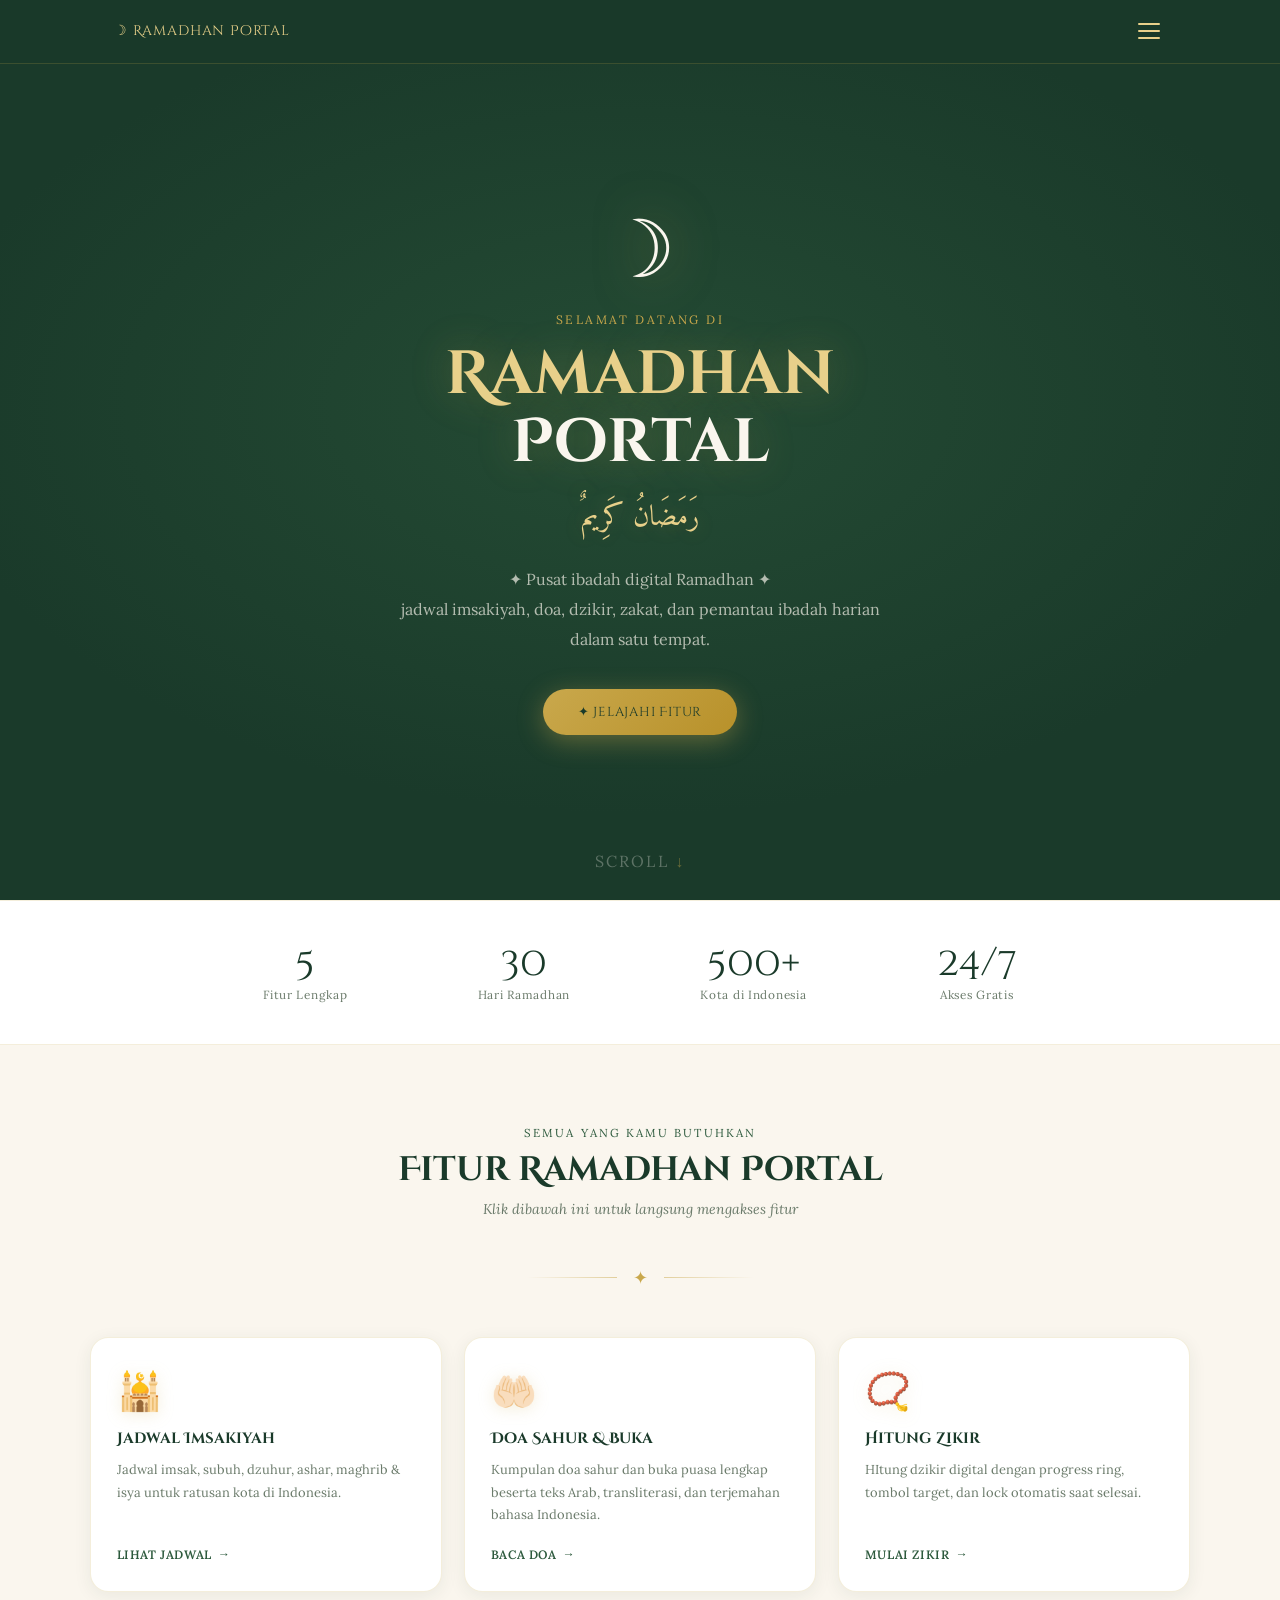
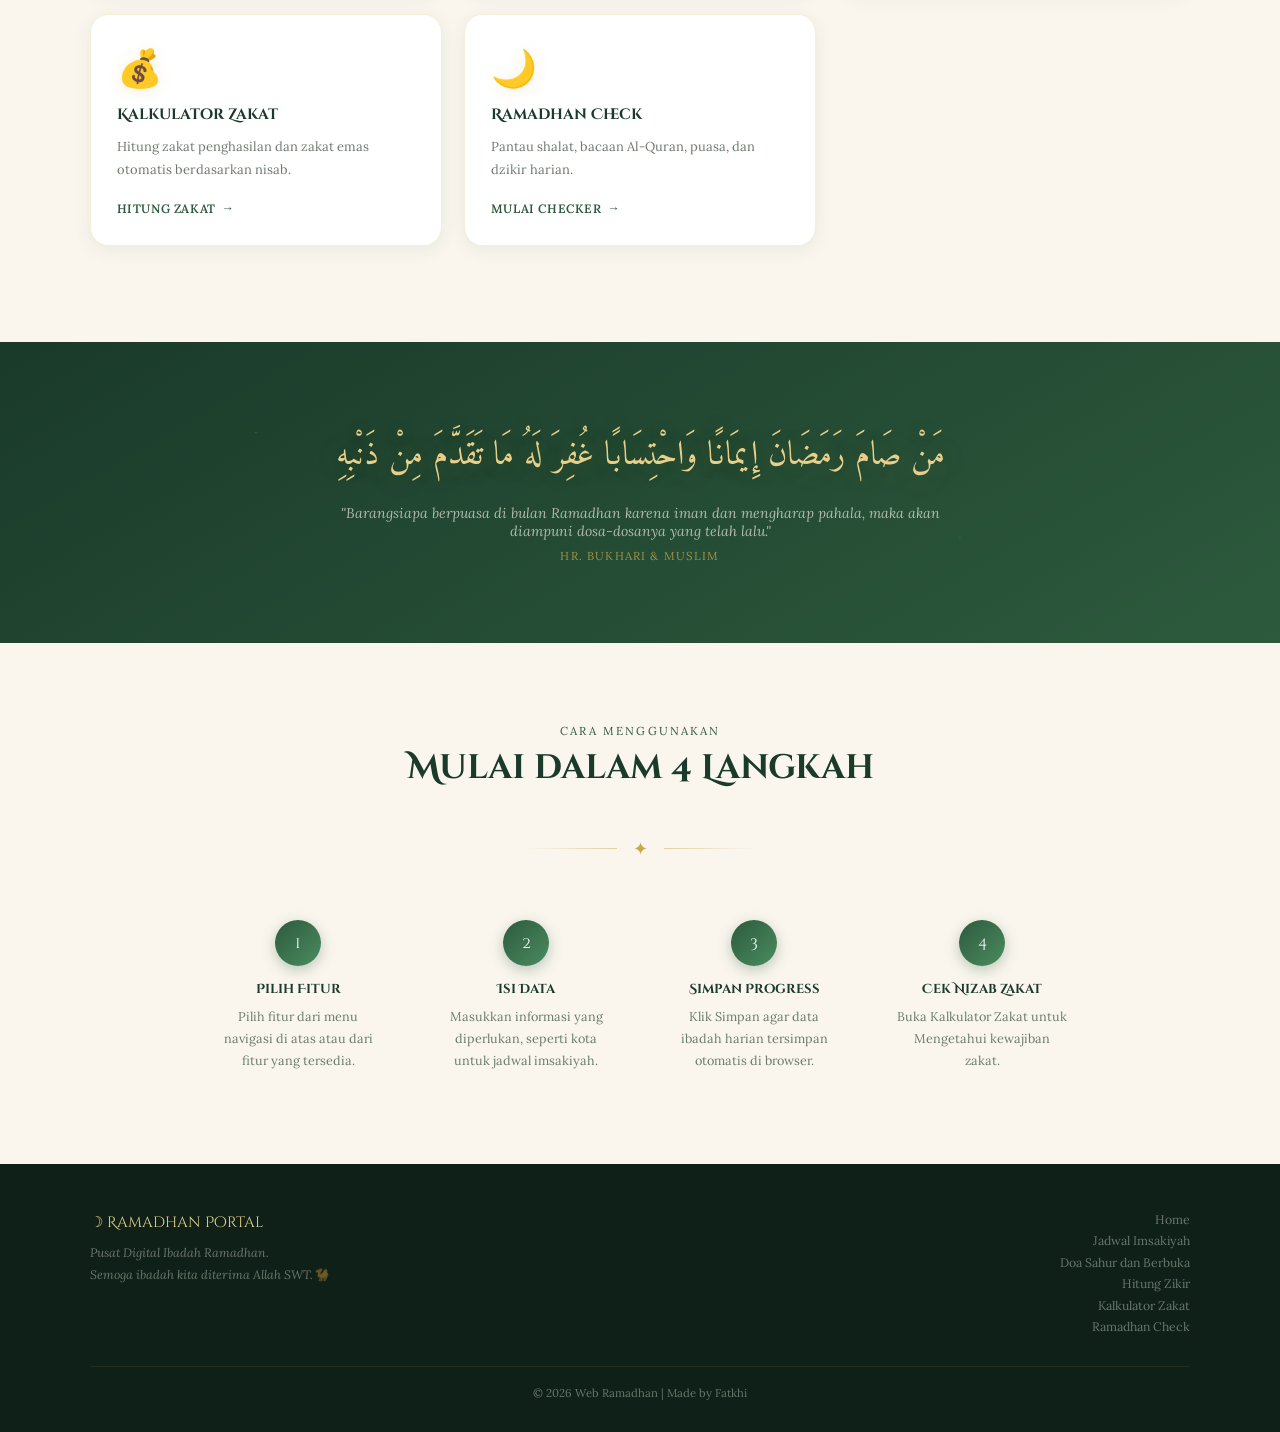
<file: index.html>
<!DOCTYPE html>
<html lang="id">
<head>
    <meta charset="UTF-8" />
    <meta name="viewport" content="width=device-width, initial-scale=1.0" />
    <title>Ramadhan Home Page</title>
    <link href="https://fonts.googleapis.com/css2?family=Amiri:wght@400;700&family=Cinzel+Decorative:wght@700&family=Lora:ital,wght@0,400;0,600;1,400&display=swap" rel="stylesheet" />
    <link rel="stylesheet" href="style/home.css" />
</head>
<body>
<header>
    <nav class="navbar" id="mainNav">
        <div class="nav-inner">
            <a href="index.html" class="nav-brand">☽ Ramadhan Portal</a>
            <button class="nav-toggle" id="navToggle" aria-expanded="false">
                <span></span><span></span><span></span>
            </button>
            <ul class="nav-links" id="navLinks" role="list">
                <li><a href="index.html" class="active">Home</a></li>
                <li><a href="jadwal-imsakiyah.html">Jadwal Imsakiyah</a></li>
                <li><a href="doa-sahur-dan-berbuka.html"> Doa Sahur Dan Berbuka</a></li> 
                <li><a href="hitung-zikir.html">Hitung Zikir</a></li>
                <li><a href="kalkulator-zakat.html">Kalkulator Zakat</a></li>
                <li><a href="ramadhan-check.html">Ramadhan Check</a></li>
            </ul>
        </div>
    </nav>
</header> 

<main>
    <section class="hero">
        <div class="hero-content">
            <span class="hero-moon" aria-hidden="true">☽</span>
            <p class="hero-eyebrow">Selamat Datang di</p>
            <h1 class="hero-title" id="hero-title">Ramadhan<br /><em>Portal</em></h1>
            <p class="hero-arabic" aria-label="Ramadhan Kareem"> رَمَضَانُ كَرِيمٌ  </p>
            <p class="hero-desc">✦ Pusat ibadah digital Ramadhan ✦ <br> jadwal imsakiyah, doa, dzikir, zakat, dan pemantau ibadah harian dalam satu tempat.</p>
            <a href="#fitur" class="hero-cta">✦ Jelajahi Fitur</a>
        </div>
        <div class="scroll-hint" aria-hidden="true">SCROLL</div>
    </section>

    <div class="stats-strip" aria-hidden="true">
        <div class="stats-inner">
            <div class="stat-item">
                <div class="stat-num">5</div>
                <div class="stat-label">Fitur Lengkap</div>
            </div>
            <div class="stat-item">
                <div class="stat-num">30</div>
                <div class="stat-label">Hari Ramadhan</div>
            </div>
            <div class="stat-item">
                <div class="stat-num">500+</div>
                <div class="stat-label">Kota di Indonesia</div>
            </div>
            <div class="stat-item">
            <div class="stat-num">24/7</div>
                <div class="stat-label">Akses Gratis</div>
            </div>
        </div>
    </div>

    <section class="features" id="fitur">
        <div class="features-inner">
            <div class="sec-head">
                <p class="sec-eyebrow">Semua yang kamu butuhkan</p>
                <h2 class="sec-title" id="feat-title">Fitur Ramadhan Portal</h2>
                <p class="sec-sub">Klik dibawah ini untuk langsung mengakses fitur</p>
            </div>
            <div class="cahaya"><span>✦</span></div>
            <div class="feat-grid" role="list">
                <a href="jadwal-imsakiyah.html" class="feat-card" role="listitem">
                    <span class="feat-icon">🕌</span>
                    <h3 class="feat-title">Jadwal Imsakiyah</h3>
                    <p class="feat-desc">Jadwal imsak, subuh, dzuhur, ashar, maghrib &amp; isya untuk ratusan kota di Indonesia.</p>
                    <span class="feat-arrow">Lihat Jadwal</span>
                </a>
                <a href="doa-sahur-dan-berbuka.html" class="feat-card" role="listitem">
                    <span class="feat-icon">🤲🏻</span>
                    <h3 class="feat-title">Doa Sahur &amp; Buka</h3>
                    <p class="feat-desc">Kumpulan doa sahur dan buka puasa lengkap beserta teks Arab, transliterasi, dan terjemahan bahasa Indonesia.</p>
                    <span class="feat-arrow">Baca Doa</span>
                </a>
                <a href="hitung-zikir.html" class="feat-card" role="listitem">
                    <span class="feat-icon">📿</span>
                    <h3 class="feat-title">Hitung Zikir</h3>
                    <p class="feat-desc">HItung dzikir digital dengan progress ring, tombol target, dan lock otomatis saat selesai.</p>
                    <span class="feat-arrow">Mulai Zikir</span>
                </a>
                <a href="kalkulator-zakat.html" class="feat-card" role="listitem">
                    <span class="feat-icon">💰</span>
                    <h3 class="feat-title">Kalkulator Zakat</h3>
                    <p class="feat-desc">Hitung zakat penghasilan dan zakat emas otomatis berdasarkan nisab.</p>
                    <span class="feat-arrow">Hitung Zakat</span>
                </a>
                <a href="ramadhan-check.html" class="feat-card" role="listitem">
                    <span class="feat-icon">🌙</span>
                    <h3 class="feat-title">Ramadhan Check</h3>
                    <p class="feat-desc">Pantau shalat, bacaan Al-Quran, puasa, dan dzikir harian.</p>
                    <span class="feat-arrow">Mulai Checker</span>
                </a>
            </div>
        </div>
    </section>

    <section class="quote-sec">
        <div class="quote-inner">
            <p class="quote-arabic"> مَنْ صَامَ رَمَضَانَ إِيمَانًا وَاحْتِسَابًا غُفِرَ لَهُ مَا تَقَدَّمَ مِنْ ذَنْبِهِ </p>
            <p class="quote-trans">"Barangsiapa berpuasa di bulan Ramadhan karena iman dan mengharap pahala, maka akan diampuni dosa-dosanya yang telah lalu."</p>
            <p class="quote-src">HR. Bukhari &amp; Muslim</p>
        </div>
    </section>


    <section class="howto">
        <div class="howto-inner">
            <div class="sec-head">
                <p class="sec-eyebrow">Cara Menggunakan</p>
                <h2 class="sec-title" id="howto-title">Mulai dalam 4 Langkah</h2>
            </div>
            <div class="cahaya"><span>✦</span></div>
            <div class="steps-grid">
                <div class="step">
                    <div class="step-num">1</div>
                    <h3 class="step-title">Pilih Fitur</h3>
                    <p class="step-desc">Pilih fitur dari menu navigasi di atas atau dari fitur yang tersedia.</p>
                </div>
                <div class="step">
                    <div class="step-num">2</div>
                    <h3 class="step-title">Isi Data</h3>
                    <p class="step-desc">Masukkan informasi yang diperlukan, seperti kota untuk jadwal imsakiyah.</p>
                </div>
                <div class="step">
                    <div class="step-num">3</div>
                    <h3 class="step-title">Simpan Progress</h3>
                    <p class="step-desc">Klik Simpan agar data ibadah harian tersimpan otomatis di browser.</p>
                </div>
                <div class="step">
                    <div class="step-num">4</div>
                    <h3 class="step-title">Cek Nizab Zakat</h3>
                    <p class="step-desc">Buka Kalkulator Zakat untuk Mengetahui kewajiban zakat.</p>
                </div>
            </div>
        </div>
    </section>
</main>

<footer class="site-footer">
    <div class="footer-inner">
        <div>
            <div class="footer-brand">☽ Ramadhan Portal</div>
            <p class="footer-tagline">Pusat Digital Ibadah Ramadhan.<br />Semoga ibadah kita diterima Allah SWT.🐪</p>
        </div>
        <nav class="footer-links" aria-label="Footer navigation">
            <a href="index.html">Home</a>
            <a href="jadwal-imsakiyah.html">Jadwal Imsakiyah</a>
            <a href="doa-sahur-dan-berbuka.html">Doa Sahur dan Berbuka</a>
            <a href="hitung-zikir.html">Hitung Zikir</a>
            <a href="kalkulator-zakat.html">Kalkulator Zakat</a>
            <a href="ramadhan-check.html">Ramadhan Check</a>
        </nav>
    </div>
    <div class="footer-bottom">&copy; 2026 Web Ramadhan | Made by Fatkhi</div>
</footer>
<script src="script/home.js"></script> 
</body>
</html>
</file>
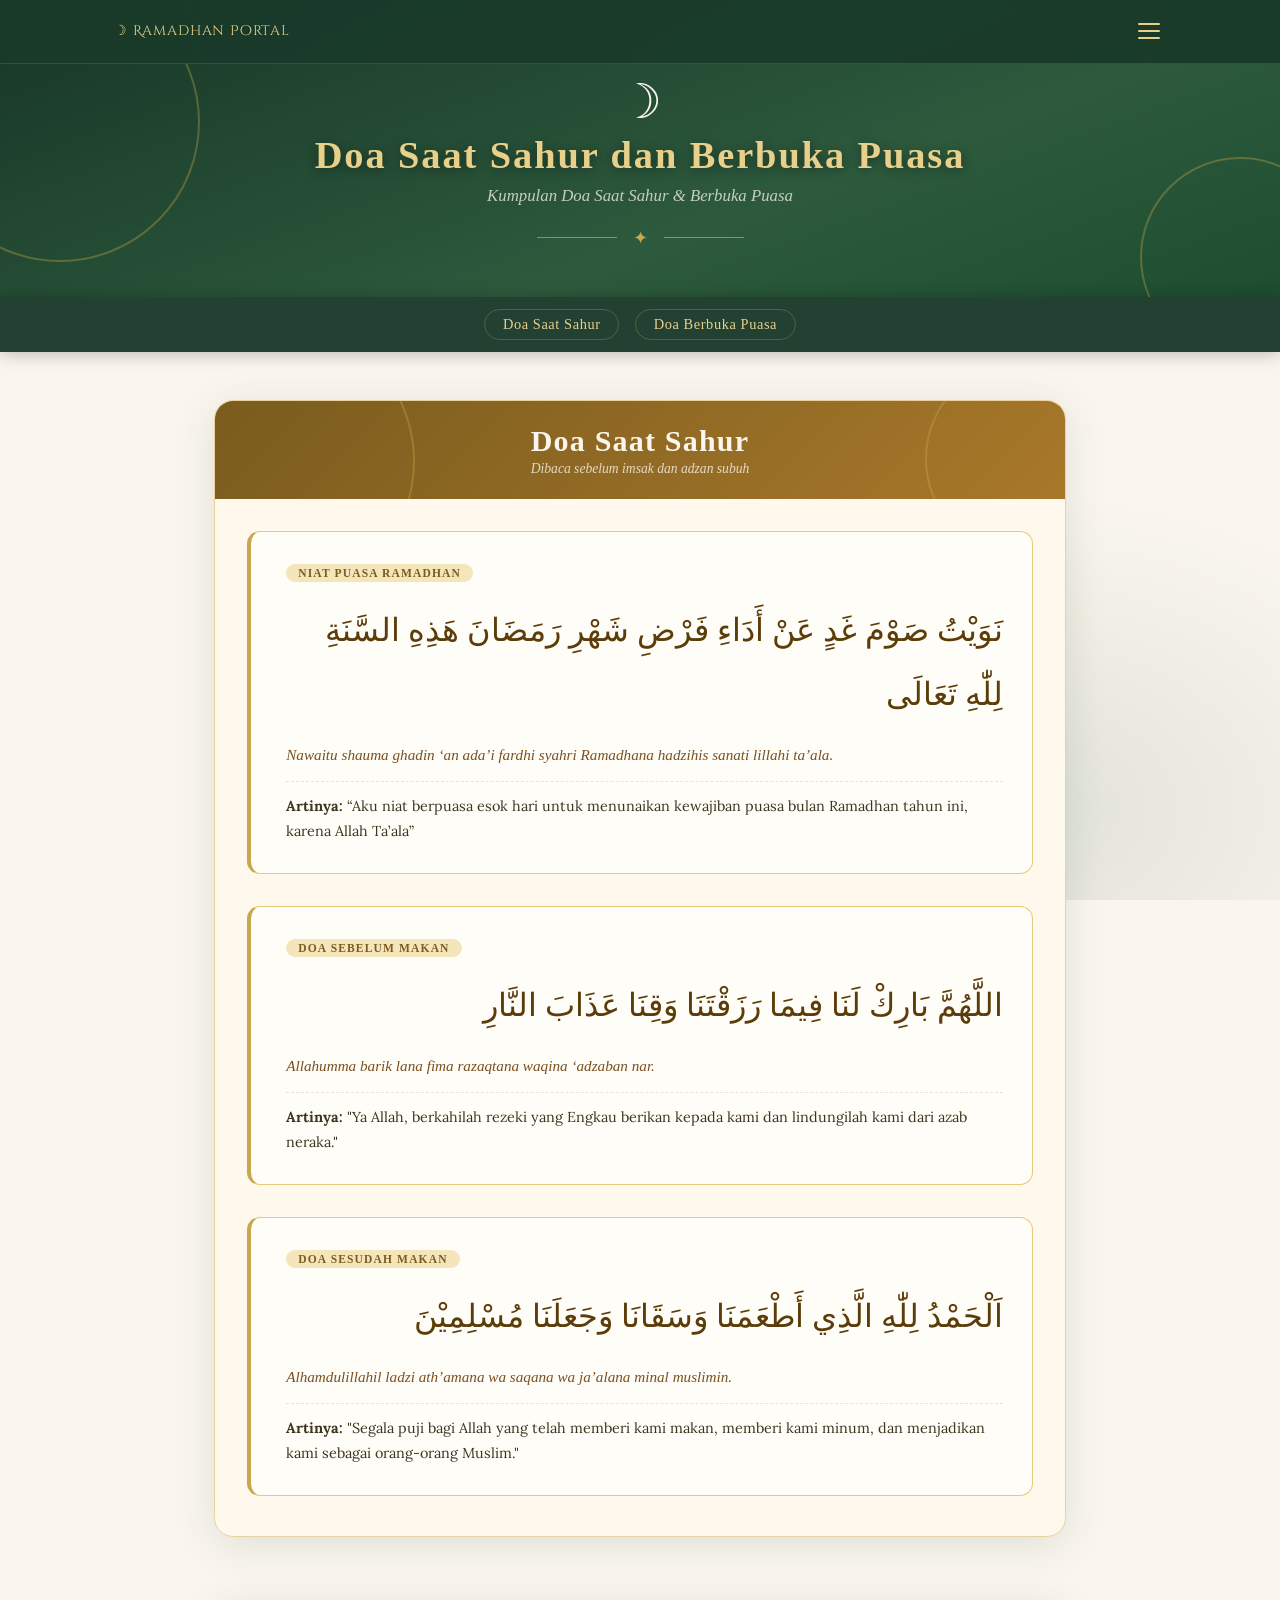
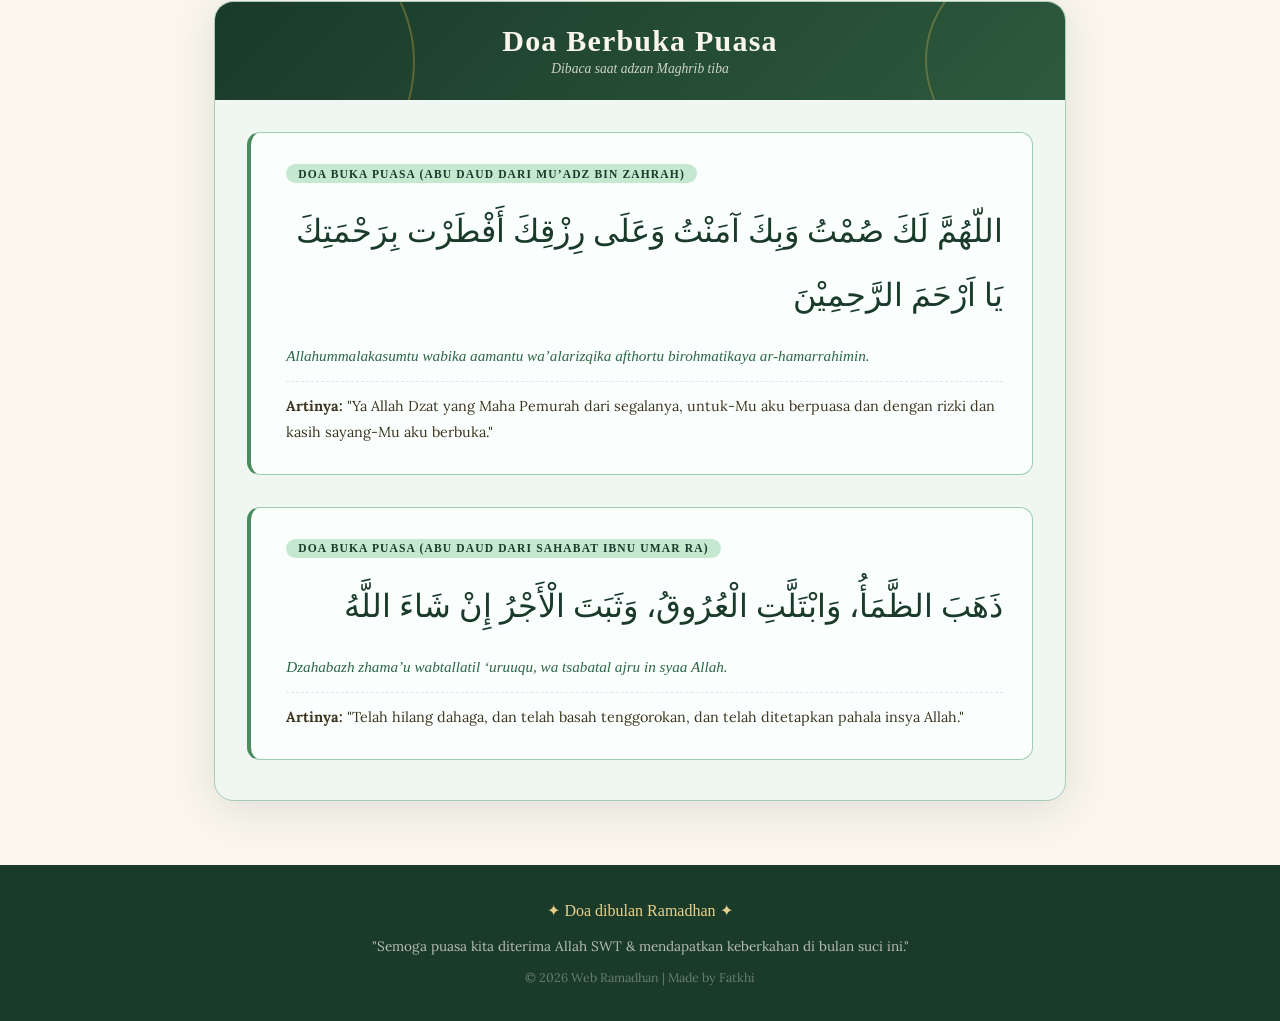
<file: doa-sahur-dan-berbuka.html>
<!DOCTYPE html>
<html lang="id">
<head>
    <meta charset="UTF-8">
    <meta name="viewport" content="width=device-width, initial-scale=1.0">
    <title>Doa Saat Sahur dan Berbuka Puasa</title>
     <link href="https://fonts.googleapis.com/css2?family=Amiri:wght@400;700&family=Cinzel+Decorative:wght@700&family=Lora:ital,wght@0,400;0,600;1,400&display=swap" rel="stylesheet" />
  
    <link rel="stylesheet" href="style/doa-sahur-dan-berbuka.css">
</head>
<body>
<header>
    <nav class="navbar" id="mainNav">
        <div class="nav-inner">
            <a href="index.html" class="nav-brand">☽ Ramadhan Portal</a>
            <button class="nav-toggle" id="navToggle" aria-expanded="false">
                <span></span><span></span><span></span>
            </button>
            <ul class="nav-links" id="navLinks" role="list">
                <li><a href="index.html">Home</a></li>
                <li><a href="jadwal-imsakiyah.html">Jadwal Imsakiyah</a></li>
                <li><a href="doa-sahur-dan-berbuka.html" class="active"> Doa Sahur Dan Berbuka</a></li> 
                <li><a href="hitung-zikir.html">Hitung Zikir</a></li>
                <li><a href="kalkulator-zakat.html">Kalkulator Zakat</a></li>
                <li><a href="ramadhan-check.html">Ramadhan Check</a></li>
            </ul>
        </div>
    </nav>
</header>
<header>
  <span class="bulan-sabit">☽</span>
  <h1>Doa Saat Sahur dan Berbuka Puasa</h1>
  <p class="subtitle">Kumpulan Doa Saat Sahur &amp; Berbuka Puasa</p>
  <div class="cahaya">
    <span></span><i>✦</i><span></span>
  </div>
</header>

<nav>
  <div class="nav-utama">
    <a href="#sahur"> Doa Saat Sahur</a>
    <a href="#buka" > Doa Berbuka Puasa</a>
  </div>
</nav>

<main>
  <section id="sahur">
    <header class="section-header">
      <div>
        <h2>Doa Saat Sahur</h2>
        <p>Dibaca sebelum imsak dan adzan subuh</p>
      </div>
    </header>

    <div class="section-body">
      <article class="doa-card">
        <span class="doa-nama">Niat Puasa Ramadhan</span>
        <p class="arab">نَوَيْتُ صَوْمَ غَدٍ عَنْ أَدَاءِ فَرْضِ شَهْرِ رَمَضَانَ هَذِهِ السَّنَةِ لِلّٰهِ تَعَالَى</p>
        <p class="translate"><em>Nawaitu shauma ghadin ‘an ada’i fardhi syahri Ramadhana hadzihis sanati lillahi ta’ala.</em></p>
        <p class="terjemahan"><strong>Artinya:</strong> “Aku niat berpuasa esok hari untuk menunaikan kewajiban puasa bulan Ramadhan tahun ini, karena Allah Ta’ala”</p>
      </article>

      <article class="doa-card">
        <span class="doa-nama">Doa Sebelum Makan</span>
        <p class="arab">اللَّهُمَّ بَارِكْ لَنَا فِيمَا رَزَقْتَنَا وَقِنَا عَذَابَ النَّارِ</p>
        <p class="translate"><em>Allahumma barik lana fima razaqtana waqina ‘adzaban nar.</em></p>
        <p class="terjemahan"><strong>Artinya:</strong> "Ya Allah, berkahilah rezeki yang Engkau berikan kepada kami dan lindungilah kami dari azab neraka."</p>
      </article>

      <article class="doa-card">
        <span class="doa-nama">Doa Sesudah Makan</span>
        <p class="arab">اَلْحَمْدُ لِلّٰهِ الَّذِي أَطْعَمَنَا وَسَقَانَا وَجَعَلَنَا مُسْلِمِيْنَ</p>
        <p class="translate"><em>Alhamdulillahil ladzi ath’amana wa saqana wa ja’alana minal muslimin.</em></p>
        <p class="terjemahan"><strong>Artinya:</strong> "Segala puji bagi Allah yang telah memberi kami makan, memberi kami minum, dan menjadikan kami sebagai orang-orang Muslim."</p>
      </article>
    </div>
  </section>

  <section id="buka">
    <header class="section-header">
      <div>
        <h2>Doa Berbuka Puasa</h2>
        <p>Dibaca saat adzan Maghrib tiba</p>
      </div>
    </header>

    <div class="section-body">
      <article class="doa-card">
        <span class="doa-nama">Doa Buka Puasa (Abu Daud dari Mu’adz bin Zahrah)</span>
        <p class="arab">اللّهُمَّ لَكَ صُمْتُ وَبِكَ آمَنْتُ وَعَلَى رِزْقِكَ أَفْطَرْت بِرَحْمَتِكَ يَا اَرْحَمَ الرَّحِمِيْنَ</p>
        <p class="translate"><em>Allahummalakasumtu wabika aamantu wa’alarizqika afthortu birohmatikaya ar-hamarrahimin.</em></p>
        <p class="terjemahan"><strong>Artinya:</strong> "Ya Allah Dzat yang Maha Pemurah dari segalanya, untuk-Mu aku berpuasa dan dengan rizki dan kasih sayang-Mu aku berbuka."</p>
      </article>

      <article class="doa-card">
        <span class="doa-nama">Doa Buka Puasa (Abu Daud dari Sahabat Ibnu Umar ra)</span>
        <p class="arab">ذَهَبَ الظَّمَأُ، وَابْتَلَّتِ الْعُرُوقُ، وَثَبَتَ الْأَجْرُ إِنْ شَاءَ اللَّهُ</p>
        <p class="translate"><em>Dzahabazh zhama’u wabtallatil ‘uruuqu, wa tsabatal ajru in syaa Allah.</em></p>
        <p class="terjemahan"><strong>Artinya:</strong> "Telah hilang dahaga, dan telah basah tenggorokan, dan telah ditetapkan pahala insya Allah."</p>
      </article>
    </div>
  </section>
</main>
<footer>
  <p class="footer-teks">✦ Doa dibulan Ramadhan ✦</p>
  <p>"Semoga puasa kita diterima Allah SWT &amp; mendapatkan keberkahan di bulan suci ini."</p>
  <p style="margin-top:.5rem; font-size:.78rem; opacity:.5;">&copy; 2026 Web Ramadhan | Made by Fatkhi</p>
</footer>

<script src="script/doa-sahur-dan-berbuka.js"></script>
</body>
</html>
</file>
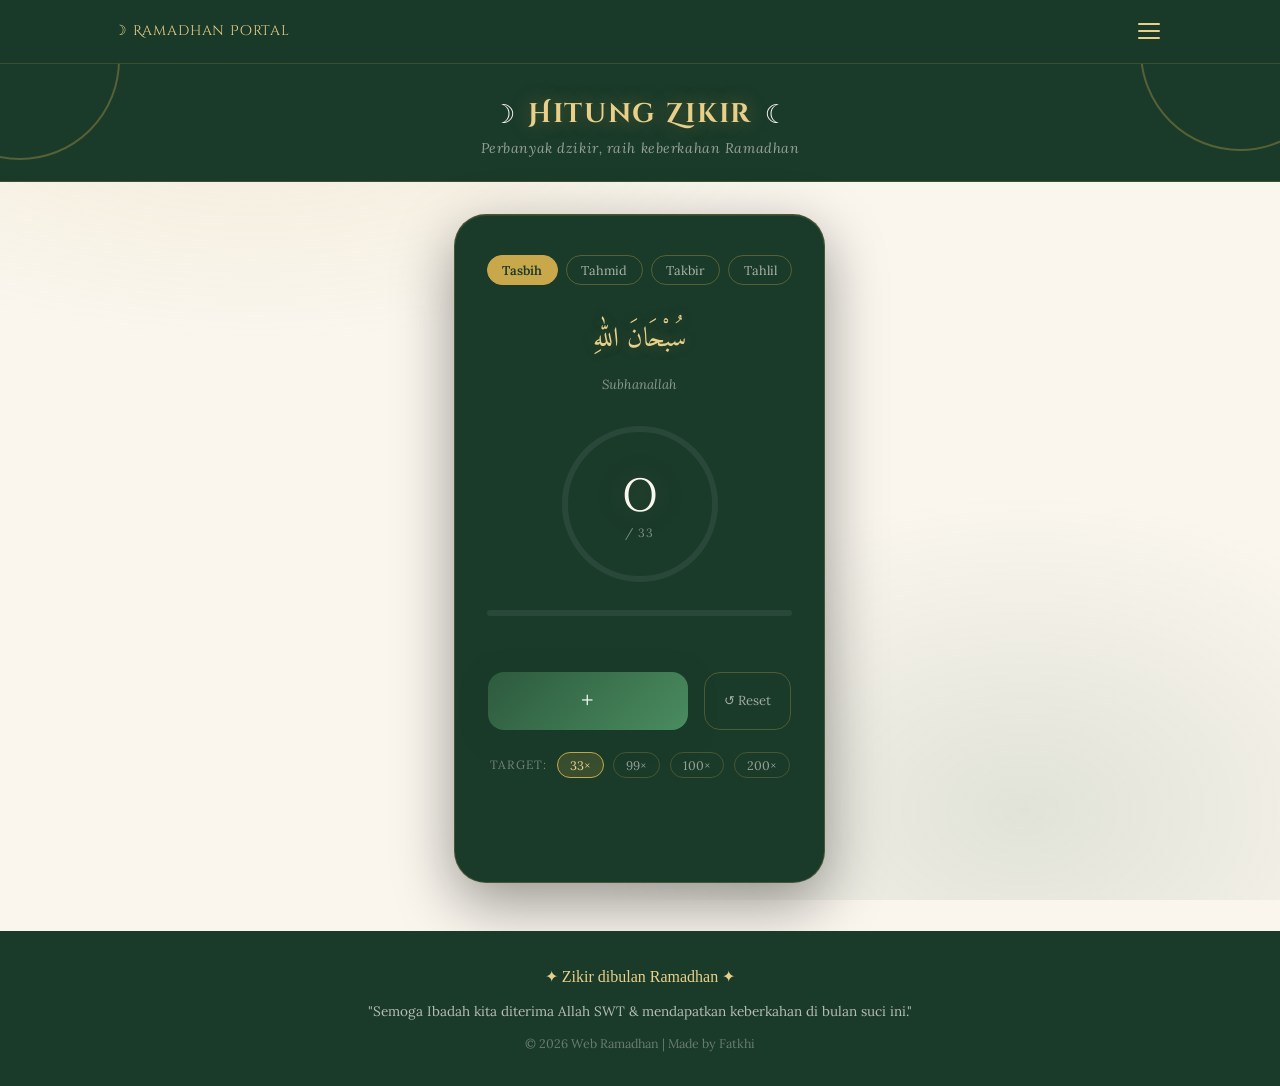
<file: hitung-zikir.html>
<!DOCTYPE html>
<html lang="id">
<head>
    <meta charset="UTF-8" />
    <meta name="viewport" content="width=device-width, initial-scale=1.0" />
    <title>Hitung Zikir </title>
    <link href="https://fonts.googleapis.com/css2?family=Amiri:wght@400;700&family=Cinzel+Decorative:wght@700&family=Lora:ital,wght@0,400;0,600;1,400&display=swap" rel="stylesheet" />
    <link rel="stylesheet" href="style/hitung-zikir.css">
</head> 
<body>
<header>
    <nav class="navbar" id="mainNav">
        <div class="nav-inner">
            <a href="index.html" class="nav-brand">☽ Ramadhan Portal</a>
            <button class="nav-toggle" id="navToggle" aria-expanded="false">
                <span></span><span></span><span></span>
            </button>
            <ul class="nav-links" id="navLinks" role="list">
                <li><a href="index.html" >Home</a></li>
                <li><a href="jadwal-imsakiyah.html">Jadwal Imsakiyah</a></li>
                <li><a href="doa-sahur-dan-berbuka.html"> Doa Sahur Dan Berbuka</a></li> 
                <li><a href="hitung-zikir.html" class="active">Hitung Zikir</a></li>
                <li><a href="kalkulator-zakat.html">Kalkulator Zakat</a></li>
                <li><a href="ramadhan-check.html">Ramadhan Check</a></li>
            </ul>
        </div>
    </nav>
</header> 
<header>
    <div class="header-top">
        <span class="bulan-sabit">☽</span>
        <h1>Hitung Zikir</h1>
        <span class="bulan-sabit" style="transform:scaleX(-1); display:inline-block;">☽</span>
    </div>
        <p class="subtitle">Perbanyak dzikir, raih keberkahan Ramadhan</p>
</header>

<main>
    <section>
        <div class="kotak-body">
            <div class="zikir-selector" role="group" aria-label="Pilih dzikir">
                <button class="zikir-btn active" data-ar="سُبْحَانَ اللّٰهِ" data-lat="Subhanallah">Tasbih</button>
                <button class="zikir-btn" data-ar="اَلْحَمْدُ لِلّٰهِ" data-lat="Alhamdulillah">Tahmid</button>
                <button class="zikir-btn" data-ar="اَللّٰهُ أَكْبَرُ" data-lat="Allahuakbar">Takbir</button>
                <button class="zikir-btn" data-ar="لَا إِلٰهَ إِلَّا اللّٰهُ" data-lat="La ilaha illallah">Tahlil</button>
            </div>

            <p class="zikir-arabic" id="zikirArabic">سُبْحَانَ اللّٰهِ</p>
            <p class="zikir-latin" id="zikirLatin">Subhanallah</p>

            <div class="progress-wrap">
                <svg class="ring-svg" width="160" height="160" viewBox="0 0 160 160" aria-hidden="true">
                    <circle class="ring-bg" cx="80" cy="80" r="75"/>
                    <circle class="ring-fill" id="ringFill" cx="80" cy="80" r="75"/>
                </svg>
                <div class="ring-center">
                    <span class="count-display" id="countDisplay">0</span>
                    <span class="target-label" id="targetLabel">/ 33</span>
                </div>
            </div>
            <div class="progress-bar-wrap" role="progressbar" aria-valuemin="0" aria-valuemax="33" aria-valuenow="0" id="progressBar" aria-label="Progress dzikir">
                <div class="progress-bar-fill" id="progressFill"></div>
            </div>

            <p class="berhenti" id="berhenti">Reset atau ubah target untuk lanjut</p>

            <div class="btn-group">
                <button class="btn-tambah" id="btnTambah" aria-label="Tambah hitungan dzikir">
                    <span class="btn-icon">+</span>
                </button>
                <button class="btn-reset" id="btnReset" aria-label="Reset hitungan">↺ Reset</button>
            </div>
            <div class="target-selector">
                <span>Target:</span>
                <button class="target-pill active" data-val="33">33×</button>
                <button class="target-pill" data-val="99">99×</button>
                <button class="target-pill" data-val="100">100×</button>
                <button class="target-pill" data-val="200">200×</button>
            </div>
            <div class="notif-area" role="status" aria-live="polite">
                <div class="notif-badge" id="notifBadge">
                    <span class="star">✦</span>
                    <span id="notifText">Target tercapai! Alhamdulillah 🤲</span>
                    <span class="star">✦</span>
                </div>
            </div>
        </div>
    </section>
</main>
<footer>
  <p class="footer-teks">✦ Zikir dibulan Ramadhan ✦</p>
  <p>"Semoga Ibadah kita diterima Allah SWT &amp; mendapatkan keberkahan di bulan suci ini."</p>
  <p style="margin-top:.5rem; font-size:.78rem; opacity:.5;">&copy; 2026 Web Ramadhan | Made by Fatkhi</p>
</footer>
<script src="script/hitung-zikir.js"></script>
</body>
</file>
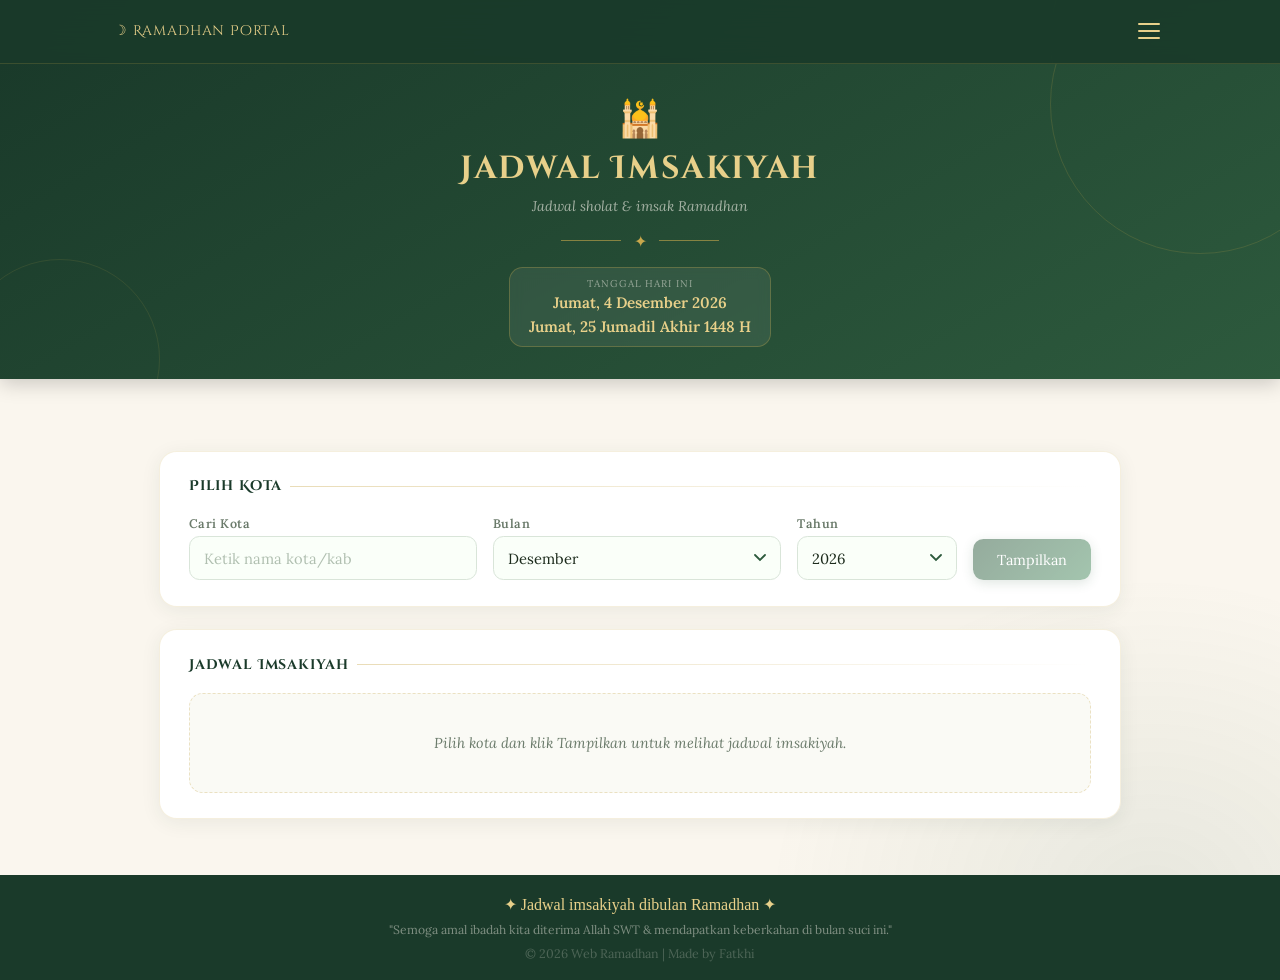
<file: jadwal-imsakiyah.html>
<!DOCTYPE html>
<html lang="id">
<head>
    <meta charset="UTF-8" />
    <meta name="viewport" content="width=device-width, initial-scale=1.0" />
    <title>Jadwal Imsakiyah Ramadhan</title>
    <link href="https://fonts.googleapis.com/css2?family=Amiri:wght@400;700&family=Cinzel+Decorative:wght@700&family=Lora:ital,wght@0,400;0,600;1,400&display=swap" rel="stylesheet" />
    <link rel="stylesheet" href="style/jadwal-imsakiyah.css">
</head>
<body>
<header>
    <nav class="navbar" id="mainNav">
        <div class="nav-inner">
            <a href="index.html" class="nav-brand">☽ Ramadhan Portal</a>
            <button class="nav-toggle" id="navToggle" aria-expanded="false">
                <span></span><span></span><span></span>
            </button>
            <ul class="nav-links" id="navLinks" role="list">
                <li><a href="index.html">Home</a></li>
                <li><a href="jadwal-imsakiyah.html" class="active">Jadwal Imsakiyah</a></li>
                <li><a href="doa-sahur-dan-berbuka.html"> Doa Sahur Dan Berbuka</a></li> 
                <li><a href="hitung-zikir.html">Hitung Zikir</a></li>
                <li><a href="kalkulator-zakat.html">Kalkulator Zakat</a></li>
                <li><a href="ramadhan-check.html">Ramadhan Check</a></li>
            </ul>
        </div>
    </nav>
</header> 
<header>
    <div class="header-inner">
        <span class="header-icon">🕌</span>
        <h1>Jadwal Imsakiyah</h1>
        <p class="subtitle">Jadwal sholat &amp; imsak Ramadhan </p>
        <div class="cahaya">
            <span></span><i>✦</i><span></span>
        </div>
        <div class="header-tanggal">
            <div class="tgl-box">
                <span class="tgl-label"> Tanggal Hari ini</span>
                <span class="tgl-value" id="tglMasehi">—</span>
                <span class="tgl-label"> </span>
                <span class="tgl-value" id="tglHijriyah">—</span>
            </div>
        </div>
    </div>
</header>

<main style="padding-top: 4.5rem;">
    <section class="card">
        <h2 class="card-title" id="filter-title">Pilih Kota</h2>
        <div class="filter-row">
            <div class="field kota-search-wrap">
                <label for="kotaSearchInput">Cari Kota</label>
                <input type="text" id="kotaSearchInput" class="kota-search-input" placeholder="Ketik nama kota/kab" autocomplete="off"/>            
                <div class="kota-dropdown" id="kotaDropdown" role="listbox"></div>
                <div class="kota-selected-chip" id="kotaChip">
                    <span id="kotaChipText">—</span>
                    <button class="chip-clear" id="kotaChipClear" title="Hapus pilihan">✕</button>
                </div>
            </div>
            <div class="field">
                <label for="bulanSelect">Bulan</label>
                <select id="bulanSelect">
                    <option value="01">Januari</option>
                    <option value="02">Februari</option>
                    <option value="03" selected>Maret</option>
                    <option value="04">April</option>
                    <option value="05">Mei</option>
                    <option value="06">Juni</option>
                    <option value="07">Juli</option>
                    <option value="08">Agustus</option>
                    <option value="09">September</option>
                    <option value="10">Oktober</option>
                    <option value="11">November</option>
                    <option value="12">Desember</option>
                </select>
            </div>
            <div class="field" style="max-width:110px;">
                <label for="tahunSelect">Tahun</label>
                <select id="tahunSelect"></select>
            </div>
            <button class="btn-fetch" id="btnFetch" disabled>Tampilkan</button>
        </div>
        <div class="kota-info" id="kotaInfo" style="margin-top:.9rem;">
        
            <span id="kotaInfoText"></span>
        </div>
    </section>

    <section class="card" id="waktuCard" style="display:none;">
        <h2 class="card-title">Waktu Sholat Hari Ini</h2>
        <div class="waktu-sekarang" id="waktuSekarang"></div>
    </section>

    <section class="card">
        <h2 class="card-title" id="table-title">Jadwal Imsakiyah</h2>
        <div class="state-box state-empty show" id="stateEmpty">
            <p class="state-text">Pilih kota dan klik Tampilkan untuk melihat jadwal imsakiyah.</p>
        </div>
        <div class="state-box state-loading" id="stateLoading">
            <div class="spinner"></div>
            <p class="state-text">Memuat data jadwal imsakiyah…</p>
        </div>
        <div class="state-box state-error" id="stateError">
            <span class="state-icon">⚠️</span>
            <p class="state-text" id="errorText">Gagal memuat data. Periksa koneksi internet Anda.</p>
        </div>
        <div class="table-wrap" id="tableWrap">
            <table aria-label="Jadwal imsakiyah">
                <thead>
                    <tr>
                        <th>Tanggal</th>
                        <th>Imsak</th>
                        <th>Subuh</th>
                        <th>Terbit</th>
                        <th>Dhuha</th>
                        <th>Dzuhur</th>
                        <th>Ashar</th>
                        <th>Maghrib</th>
                        <th>Isya</th>
                    </tr>
                </thead>
                <tbody id="tableBody"></tbody>
            </table>
        </div>
    </section>
</main>

<footer>
    <p class="footer-teks">✦ Jadwal imsakiyah dibulan Ramadhan ✦</p>
    <p>"Semoga amal ibadah kita diterima Allah SWT &amp; mendapatkan keberkahan di bulan suci ini."</p>
    <p style="margin-top:.5rem; font-size:.78rem; opacity:.5;">&copy; 2026 Web Ramadhan | Made by Fatkhi</p>
</footer>

<script src="script/jadwal-imsakiyah.js"></script>
</body>
</html>
</file>
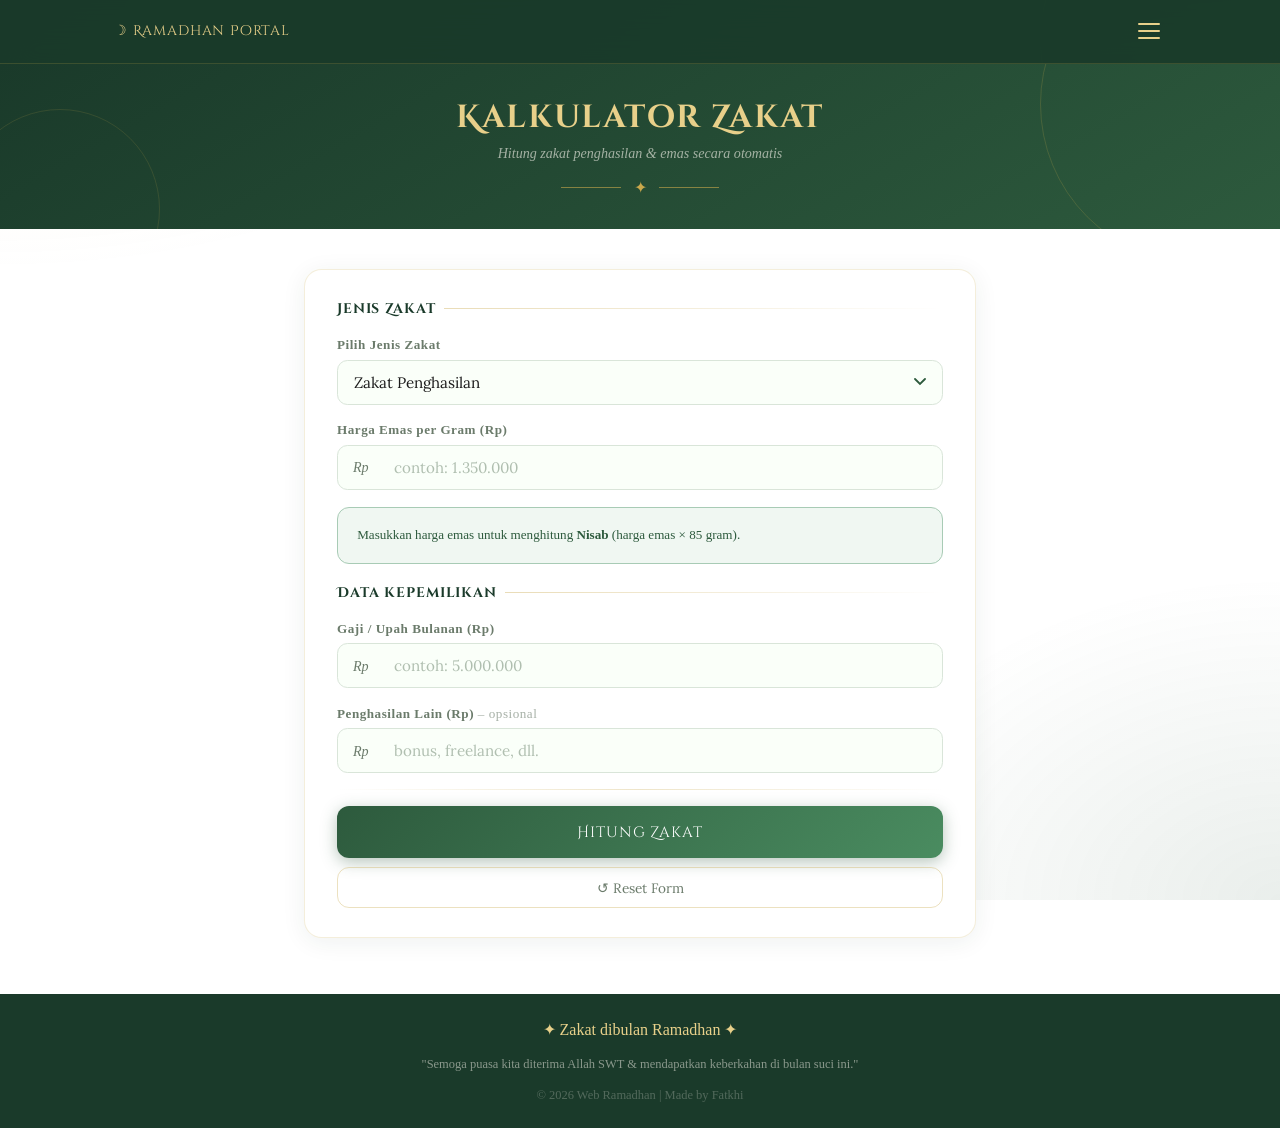
<file: kalkulator-zakat.html>
<!DOCTYPE html>
<html lang="id">
<head>
    <meta charset="UTF-8" />
    <meta name="viewport" content="width=device-width, initial-scale=1.0" />
    <title>Kalkulator Zakat</title>
    <link href="https://fonts.googleapis.com/css2?family=Amiri:wght@400;700&family=Cinzel+Decorative:wght@700&family=Lora:ital,wght@0,400;0,600;1,400&display=swap" rel="stylesheet" />
    <link rel="stylesheet" href="style/kalkulator-zakat.css">
</head>
<body>
<header>
    <nav class="navbar" id="mainNav">
        <div class="nav-inner">
            <a href="index.html" class="nav-brand">☽ Ramadhan Portal</a>
            <button class="nav-toggle" id="navToggle" aria-expanded="false">
                <span></span><span></span><span></span>
            </button>
            <ul class="nav-links" id="navLinks" role="list">
                <li><a href="index.html" >Home</a></li>
                <li><a href="jadwal-imsakiyah.html">Jadwal Imsakiyah</a></li>
                <li><a href="doa-sahur-dan-berbuka.html"> Doa Sahur Dan Berbuka</a></li> 
                <li><a href="hitung-zikir.html">Hitung Zikir</a></li>
                <li><a href="kalkulator-zakat.html" class="active">Kalkulator Zakat</a></li>
                <li><a href="ramadhan-check.html">Ramadhan Check</a></li>
            </ul>
        </div>
    </nav>
</header>    
<header>
    <h1>Kalkulator Zakat</h1>
    <p class="subtitle">Hitung zakat penghasilan &amp; emas secara otomatis</p>
    <div class="cahaya">
        <span></span><i>✦</i><span></span>
    </div>
</header>
<main>
    <section class="card">
        <h2 class="card-title-1" id="jenis-title">Jenis Zakat</h2>
        
        <div class="pilihan">
            <label for="jenisZakat">Pilih Jenis Zakat</label>
            <select id="jenisZakat">
                <option value="penghasilan">Zakat Penghasilan</option>
                <option value="emas">Zakat Emas</option>
            </select>
        </div>
        <div class="pilihan">
            <label for="hargaEmas">Harga Emas per Gram (Rp)</label>
            <div class="input-prefix-wrap">
                <span class="input-prefix">Rp</span>
                <input type="number" id="hargaEmas" placeholder="contoh: 1.350.000" min="0" step="1000" />
            </div>
        </div>
        <div class="info-box" id="nisabInfo">
            Masukkan harga emas untuk menghitung <strong>Nisab</strong> (harga emas × 85 gram).
        </div>
        <h2 class="card-title-2" id="form-title">Data kepemilikan</h2>
        <div class="form-section active" id="formPenghasilan">
            <div class="pilihan">
            <label for="gaji">Gaji / Upah Bulanan (Rp)</label>
                <div class="input-prefix-wrap">
                    <span class="input-prefix">Rp</span>
                    <input type="number" id="gaji" placeholder="contoh: 5.000.000" min="0" />
                </div>
            </div>
            <div class="pilihan">
            <label for="penghasilanLain">Penghasilan Lain (Rp) <span style="font-weight:400;opacity:.6">– opsional</span></label>
                <div class="input-prefix-wrap">
                    <span class="input-prefix">Rp</span>
                    <input type="number" id="penghasilanLain" placeholder="bonus, freelance, dll." min="0" />
                </div>
            </div>
        </div>
        <div class="form-section" id="formEmas">
            <div class="pilihan">
            <label for="jumlahEmas">Total Emas yang Dimiliki (gram)</label>
                <div class="input-suffix-wrap">
                    <input type="number" id="jumlahEmas" placeholder="contoh: 100" min="0" step="0.01" />
                    <span class="input-suffix">gram</span>
                </div>
            </div>
        </div>
        <div class="form-divider"></div>
        <button class="btn-hitung" id="btnHitung">Hitung Zakat</button>
        <button class="btn-reset-calc" id="btnResetCalc">↺ Reset Form</button>
        <div class="error-msg" id="errorMsg" role="alert"></div>
    </section>

    <section class="card"  id="hasilCard" style="display:none;">
        <h2 class="card-title-3" id="hasil-title">Hasil Perhitungan</h2>
        <div class="result-box show" id="resultBox">
            <div class="result-row">
                <span class="result-label">Jenis Zakat</span>
                <span class="result-value" id="resJenis">—</span>
            </div>
            <div class="result-row">
                <span class="result-label">Total Harta / Penghasilan</span>
                <span class="result-value" id="resTotal">—</span>
            </div>
            <div class="result-row">
                <span class="result-label">Nilai Nisab (85 gram emas)</span>
                <span class="result-value" id="resNisab">—</span>
            </div>
            <div class="result-row">
                <span class="result-label">Status Kewajiban</span>
                <span class="result-value" id="resStatus">—</span>
            </div>
        </div>
        <div class="zakat-highlight" id="zakatHighlight" style="display:none;">
            <div>
                <div class="zh-label">Zakat yang Harus Dibayarkan (2.5%)</div>
                <div class="zh-amount" id="resZakat">—</div>
            </div>
            <div class="zh-note">Segera tunaikan zakat Anda melalui lembaga terpercaya.</div>
        </div>
        <div class="tidak-wajib-box" id="tidakWajibBox" style="display:none;">
            Harta Anda belum mencapai nisab. Anda <strong>belum wajib</strong> membayar zakat saat ini. 
        </div>
    </section>
</main>
<footer>
  <p class="footer-teks">✦ Zakat dibulan Ramadhan ✦</p>
  <p>"Semoga puasa kita diterima Allah SWT &amp; mendapatkan keberkahan di bulan suci ini."</p>
  <p style="margin-top:.5rem; font-size:.78rem; opacity:.5;">&copy; 2026 Web Ramadhan | Made by Fatkhi</p>
</footer>
<script src="script/kalkulator-zakat.js"></script>
</body>
</html>
</file>
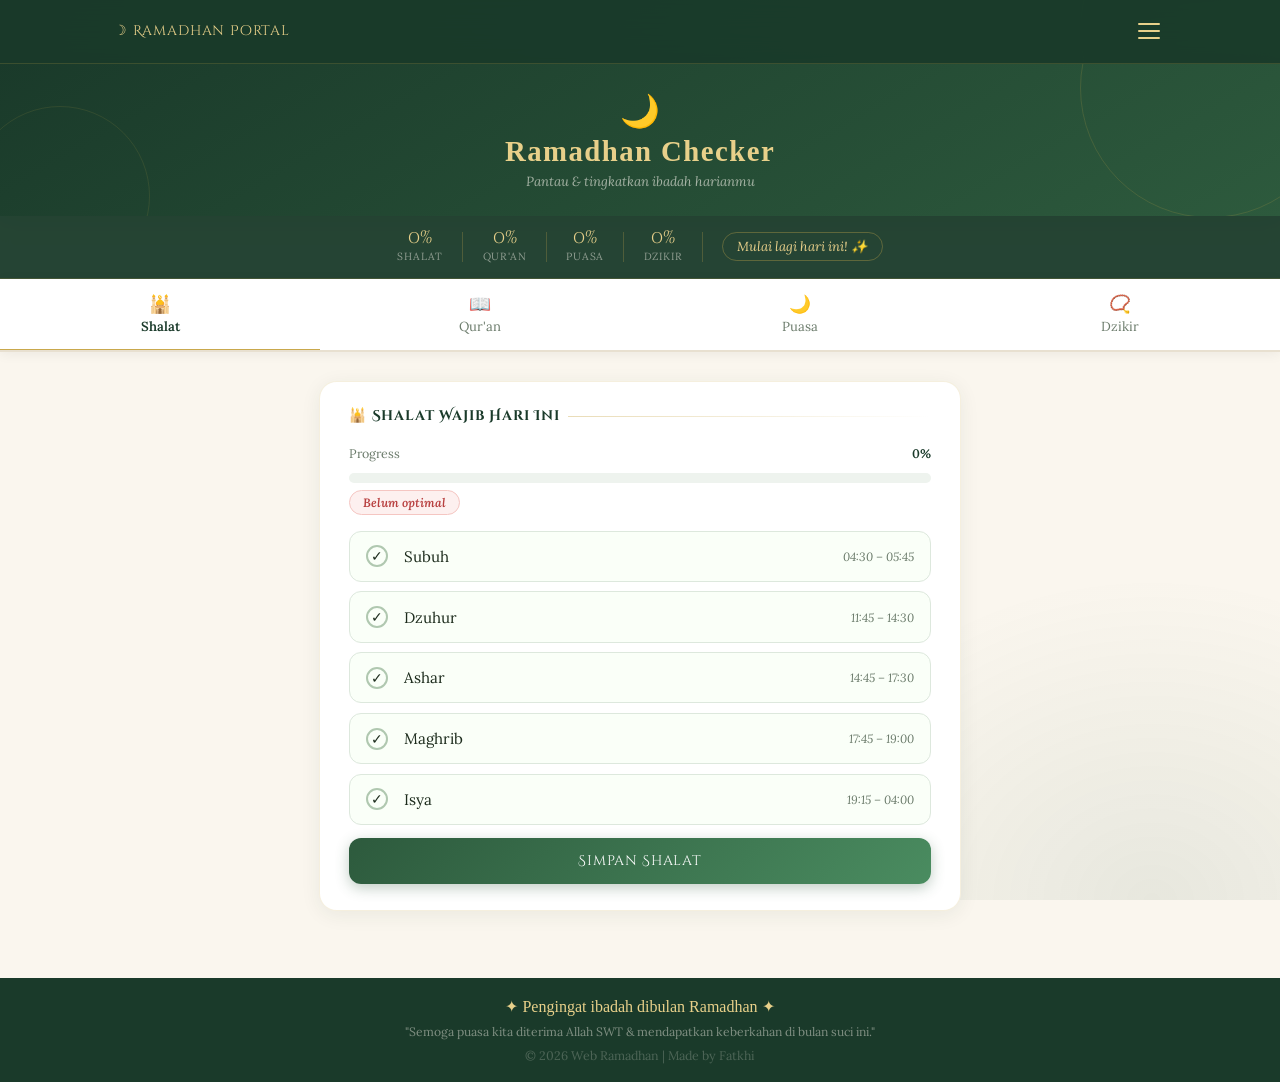
<file: ramadhan-check.html>
<!DOCTYPE html>
<html lang="id">
<head>
    <meta charset="UTF-8" />
    <meta name="viewport" content="width=device-width, initial-scale=1.0" />
    <title>Ramadhan Checker</title>
    <link href="https://fonts.googleapis.com/css2?family=Amiri:wght@400;700&family=Cinzel+Decorative:wght@700&family=Lora:ital,wght@0,400;0,600;1,400&display=swap" rel="stylesheet" />
    <link rel="stylesheet" href="style/ramadhan-check.css">
</head>
<body>
<header>
    <nav class="navbar" id="mainNav">
        <div class="nav-inner">
            <a href="index.html" class="nav-brand">☽ Ramadhan Portal</a>
            <button class="nav-toggle" id="navToggle" aria-expanded="false">
                <span></span><span></span><span></span>
            </button>
            <ul class="nav-links" id="navLinks" role="list">
                <li><a href="index.html" >Home</a></li>
                <li><a href="jadwal-imsakiyah.html">Jadwal Imsakiyah</a></li>
                <li><a href="doa-sahur-dan-berbuka.html"> Doa Sahur Dan Berbuka</a></li> 
                <li><a href="hitung-zikir.html">Hitung Zikir</a></li>
                <li><a href="kalkulator-zakat.html" >Kalkulator Zakat</a></li>
                <li><a href="ramadhan-check.html" class="active">Ramadhan Check</a></li>
            </ul>
        </div>
    </nav>
</header>  
<header>
    <div class="header-inner">
        <span class="header-logo">🌙</span>
        <h1>Ramadhan Checker</h1>
        <p class="subtitle">Pantau & tingkatkan ibadah harianmu</p>
    </div>
</header>

<div class="progress">
    <div class="progress-item">
        <span class="progress-pct" id="pctShalat">0%</span>
        <span class="progress-lbl">Shalat</span>
    </div>
    <div class="progress-divider"></div>
    <div class="progress-item">
        <span class="progress-pct" id="pctQuran">0%</span>
        <span class="progress-lbl">Qur'an</span>
    </div>
    <div class="progress-divider"></div>
    <div class="progress-item">
        <span class="progress-pct" id="pctPuasa">0%</span>
        <span class="progress-lbl">Puasa</span>
    </div>
    <div class="progress-divider"></div>
    <div class="progress-item">
        <span class="progress-pct" id="pctDzikir">0%</span>
        <span class="progress-lbl">Dzikir</span>
    </div>
    <div class="progress-divider"></div>
    <div class="motivasi-badge" id="motivasiGlobal">✨ Mulai lagi hari ini!</div>
</div>

<nav class="tab-nav" role="tablist">
    <button class="tab-btn active" data-tab="shalat" role="tab">
        <span class="tab-icon">🕌</span> Shalat
    </button>
    <button class="tab-btn" data-tab="quran" role="tab">
        <span class="tab-icon">📖</span> Qur'an
    </button>
    <button class="tab-btn" data-tab="puasa" role="tab">
        <span class="tab-icon">🌙</span> Puasa
    </button>
    <button class="tab-btn" data-tab="dzikir" role="tab">
        <span class="tab-icon">📿</span> Dzikir
    </button>
</nav>

<main>
    <div class="tab-panel active" id="tab-shalat">
        <div class="card">
            <h2 class="card-title">🕌 Shalat Wajib Hari Ini</h2>
            <div class="prog-meta">
                <span>Progress</span>
                <span class="prog-pct" id="shalatPct">0%</span>
            </div>
            <div class="prog-wrap">
                <div class="prog-fill" id="shalatBar" style="width:0%"></div>
            </div>
            <div style="margin-bottom:1rem;">
                <span class="status-chip chip-low" id="shalatStatus">Belum optimal</span>
            </div>
            <ul class="shalat-list" id="shalatList">
                <li class="shalat-item" data-id="subuh">
                    <div class="shalat-cb">✓</div>
                    <span class="shalat-name">Subuh</span>
                    <span class="shalat-time">04:30 – 05:45</span>
                </li>
                <li class="shalat-item" data-id="dzuhur">
                    <div class="shalat-cb">✓</div>
                    <span class="shalat-name">Dzuhur</span>
                    <span class="shalat-time">11:45 – 14:30</span>
                </li>
                <li class="shalat-item" data-id="ashar">
                    <div class="shalat-cb">✓</div>
                    <span class="shalat-name">Ashar</span>
                    <span class="shalat-time">14:45 – 17:30</span>
                </li>
                <li class="shalat-item" data-id="maghrib">
                    <div class="shalat-cb">✓</div>
                    <span class="shalat-name">Maghrib</span>
                    <span class="shalat-time">17:45 – 19:00</span>
                </li>
                <li class="shalat-item" data-id="isya">
                    <div class="shalat-cb">✓</div>
                    <span class="shalat-name">Isya</span>
                    <span class="shalat-time">19:15 – 04:00</span>
                </li>
            </ul>
            <button class="btn-save" id="btnSaveShalat">Simpan Shalat</button>
            <p class="saved-toast" id="toastShalat"> Data shalat tersimpan!✅</p>
        </div>
     </div>

    <div class="tab-panel" id="tab-quran">
        <div class="card">
            <h2 class="card-title">📖 Baca Qur'an</h2>
            <div class="prog-meta">
                <span>Progress Membaca</span>
                <span class="prog-pct" id="quranPct">0%</span>
            </div>
            <div class="prog-wrap">
                <div class="prog-fill" id="quranBar" style="width:0%"></div>
            </div>
            <div style="margin-bottom:1rem;">
                <span class="status-chip chip-low" id="quranStatus">Masih bisa ditambah</span>
            </div>
            <div class="quran-inputs">
                <div class="field">
                    <label for="targetHalaman">Target Halaman</label>
                    <input type="number" id="targetHalaman" placeholder="misal: 20" min="1" />
                </div>
                <div class="field">
                    <label for="halamanDibaca">Sudah Dibaca</label>
                    <input type="number" id="halamanDibaca" placeholder="misal: 10" min="0" />
                </div>
            </div>
            <label class="quran-mark" id="quranMarkLabel">
                <input type="checkbox" id="quranSelesai" />
                <span>Tandai target hari ini selesai ✓</span>
            </label>
            <button class="btn-save" id="btnSaveQuran">Simpan Progress Qur'an</button>
            <p class="saved-toast" id="toastQuran">Data Qur'an tersimpan!✅</p>
        </div>
    </div>

    <div class="tab-panel" id="tab-puasa">
        <div class="card">
            <h2 class="card-title">🌙 Kalender Puasa Ramadhan</h2>

            <div class="hari-ke">
                <div class="hk-num" id="hariKeNum">—</div>
                <div class="hk-label">Hari Ramadhan</div>
            </div>

            <div class="prog-meta">
                <span>Progress 30 Hari</span>
                <span class="prog-pct" id="puasaPct">0%</span>
            </div>
            <div class="prog-wrap">
                <div class="prog-fill" id="puasaBar" style="width:0%"></div>
            </div>
            <div style="margin-bottom:1rem;">
                <span class="status-chip chip-low" id="puasaStatus">Semangat berpuasa! 💪</span>
            </div>

            <label class="puasa-today" id="puasaTodayLabel">
                <input type="checkbox" id="puasaHariIni" />
                <span id="puasaTodayText">Sudah puasa hari ini?</span>
            </label>

            <div class="kalender-grid" id="kalenderGrid"></div>

            <button class="btn-save" id="btnSavePuasa">Simpan Data Puasa</button>
            <p class="saved-toast" id="toastPuasa"> Data puasa tersimpan!✅</p>
        </div>
     </div>

    <div class="tab-panel" id="tab-dzikir">
        <div class="card">
            <h2 class="card-title">📿 Zikir Harian</h2>
            <div class="prog-meta">
                <span>Zikir Selesai</span>
                <span class="prog-pct" id="zikirPct">0%</span>
            </div>
            <div class="prog-wrap">
                <div class="prog-fill" id="zikirBar" style="width:0%"></div>
            </div>
            <div style="margin-bottom:1.2rem;">
                <span class="status-chip chip-low" id="zikirStatus">Belum optimal</span>
            </div>
            <div class="zikir-selector" role="group">
                <button class="zikir-btn active" data-ar="سُبْحَانَ اللّٰهِ" data-lat="Subhanallah" data-id="tasbih">Tasbih</button>
                <button class="zikir-btn" data-ar="اَلْحَمْدُ لِلّٰهِ" data-lat="Alhamdulillah" data-id="tahmid">Tahmid</button>
                <button class="zikir-btn" data-ar="اَللّٰهُ أَكْبَرُ" data-lat="Allahuakbar" data-id="takbir">Takbir</button>
                <button class="zikir-btn" data-ar="لَا إِلٰهَ إِلَّا اللّٰهُ" data-lat="La ilaha illallah" data-id="tahlil">Tahlil</button>
            </div>
            <p class="zikir-arabic" id="zikirArabic">سُبْحَانَ اللّٰهِ</p>
            <p class="zikir-latin"  id="zikirLatin">Subhanallah</p>

            <div class="zikir-ring-wrap">
                <svg class="zikir-ring-svg" width="150" height="150" viewBox="0 0 160 160" aria-hidden="true">
                    <circle class="zikir-ring-bg"   cx="80" cy="80" r="75"/>
                    <circle class="zikir-ring-fill" id="zikirRingFill" cx="80" cy="80" r="75"/>
                </svg>
                <div class="zikir-ring-center">
                    <span class="zikir-count-num" id="zikirCountNum">0</span>
                    <span class="zikir-target-lbl" id="zikirTargetLbl">/ 33</span>
                </div>
            </div>
            <div class="zikir-bar-wrap">
                <div class="zikir-bar-fill" id="zikirBarFill"></div>
            </div>

            <p class="zikir-locked-hint" id="zikirLockedHint">Reset atau ubah target untuk lanjut</p>

            <div class="zikir-btn-group">
                <button class="zikir-btn-tambah" id="zikirBtnTambah">
                    <span class="zikir-icon">+</span>
                </button>
                <button class="zikir-btn-reset" id="zikirBtnReset">↺ Reset</button>
            </div>
            <div class="zikir-pills">
                <span>Target:</span>
                <button class="zikir-pill active" data-val="33">33×</button>
                <button class="zikir-pill" data-val="99">99×</button>
                <button class="zikir-pill" data-val="100">100×</button>
                <button class="zikir-pill" data-val="200">200×</button>
            </div>

            <div class="zikir-notif" id="zikirNotif" role="status">
                <span class="zikir-star">✦</span>
                <span id="zikirNotifText">Target tercapai! Alhamdulillah 🤲</span>
                <span class="zikir-star">✦</span>
            </div>
            <button class="btn-save" id="btnSaveZikir">Simpan Dzikir</button>
            <p class="saved-toast" id="toastZikir"> Data dzikir tersimpan!✅</p>
        </div>
    </div>
</main>

<footer>
  <p class="footer-teks">✦ Pengingat ibadah dibulan Ramadhan ✦</p>
  <p>"Semoga puasa kita diterima Allah SWT &amp; mendapatkan keberkahan di bulan suci ini."</p>
  <p style="margin-top:.5rem; font-size:.78rem; opacity:.5;">&copy; 2026 Web Ramadhan | Made by Fatkhi</p>
</footer>

<script src="script/ramadhan-check.js"></script>

</body>
</html>
</file>
<file: style/home.css>
:root {
--gold:        #C9A84C;
--gold-light:  #E8D08A;
--green-dark:  #1A3A2A;
--green-mid:   #2D5A3D;
--green-light: #4A8C60;
--cream:       #FAF6EE;
--text:        #1C2B1C;
--muted:       #6B7B6B;
--white:       #ffffff;
}
*, *::before, *::after { 
    box-sizing: border-box; 
    margin: 0; padding: 0; 
}
html { 
    scroll-behavior: smooth; 
}
body {
    font-family: 'Lora', Georgia, serif;
    background: var(--green-dark);
    color: var(--cream);
    min-height: 100vh;
    overflow-x: hidden;
}
.navbar {  
    top: 0; 
    left: 0; 
    right: 0; 
    background: #1a3a2aeb;
    backdrop-filter: blur(16px);
    border-bottom: 1px solid #c9a84c33;
    transition: background .3s, box-shadow .3s;
    position: fixed;
    z-index: 1000;
}
.navbar.scrolled {
    background: #102618f7;
    box-shadow: 0 4px 24px #00000059;
}
.nav-inner {
    display: flex; 
    align-items: center;
    padding: .75rem 1.5rem;
    gap: 1rem;
    max-width: 1100px; 
    margin: 0 auto;
}
.nav-brand {
    display: flex; 
    align-items: center;
    gap: .45rem;
    font-family: 'Cinzel Decorative', serif;
    font-size: .85rem; 
    color: var(--gold-light);
    text-decoration: none; 
    letter-spacing: .06em;
    white-space: nowrap; 
    flex-shrink: 0;
}
.nav-links {
    display: none; 
    top: 100%; left: 0; right: 0;  
    flex-direction: column; 
    align-items: stretch;
    list-style: none;
    background: #102618fa;
    border-top: 1px solid #c9a84c26;
    box-shadow: 0 8px 28px #00000066;
    padding: .5rem 0;
    position: absolute;
    z-index: 2000;
}
.nav-links.open {
    display: flex;
}
.nav-links a {
    display: block;
    padding: .7rem 1.8rem; 
    font-size: .88rem;
    border-radius: 0;
    border-bottom: 1px solid #c9a84c0f;
    color: #faf6eebf;
    text-decoration: none;
    transition: color .2s, background .2s;
}
.nav-links a:hover,.nav-links a.active {
    color: var(--gold-light);
    background: #c9a84c1a;
}
.nav-links li:last-child a { 
    border-bottom: none; 
}
 
.nav-toggle {
    display: block; 
    background: none; 
    border: none;
    cursor: pointer; 
    padding: .4rem;
    margin-left: auto; 
    flex-shrink: 0;
}
.nav-toggle span {
    display: block;
    width: 22px;
    height: 2px;
    background: var(--gold-light);
    margin: 5px 0;
    border-radius: 2px; 
    transition: transform .3s, opacity .3s;
}
.nav-toggle.open span:nth-child(1) { 
    transform: rotate(45deg)  translate(5px,5px);  
}
.nav-toggle.open span:nth-child(2) { 
    opacity: 0; 
}
.nav-toggle.open span:nth-child(3) { 
    transform: rotate(-45deg) translate(5px,-5px);
}

.hero {
    display: flex; 
    align-items: center; 
    justify-content: center;
    text-align: center; 
    padding: 7rem 1.5rem 5rem;
    overflow: hidden;
    position: relative;
    min-height: 100vh;
}

.hero::after {
    content: ''; 
    position: absolute; 
    inset: 0; 
    pointer-events: none;
    background: radial-gradient(ellipse 80% 65% at 50% 45%, rgba(45,90,61,.55) 0%, transparent 70%);
}
@keyframes twinkle { from { opacity: .6; } to { opacity: 1; } }

.hero-content { 
    max-width: 680px;
    position: relative; 
    z-index: 1; 
}
.hero-moon {
    display: block;
    font-size: clamp(3rem, 8vw, 5rem); 
    margin-bottom: .8rem;
    animation: float 5s ease-in-out infinite alternate;
    filter: drop-shadow(0 0 24px #c9a84c8c);
}
@keyframes float {
    from { transform: translateY(0)   rotate(-6deg); }
    to   { transform: translateY(-14px) rotate(4deg); }
}

.hero-eyebrow {
    font-size: .76rem; 
    letter-spacing: .2em;
    text-transform: uppercase;
    color: var(--gold);
    margin-bottom: .9rem;
    opacity: 0; 
    animation: up .7s .15s ease forwards;
}
.hero-title {
    font-family: 'Cinzel Decorative', serif;
    font-size: clamp(2rem, 7vw, 3.8rem);
    color: var(--gold-light); 
    line-height: 1.12;
    text-shadow: 0 0 40px #c9a84c4d;
    margin-bottom: 1rem;
    opacity: 0; 
    animation: up .7s .3s ease forwards;
}
.hero-title em { 
    font-style: normal; 
    color: var(--cream);
}
.hero-arabic {
    font-family: 'Amiri', serif;
    font-size: clamp(1.2rem, 3.5vw, 1.8rem);
    direction: rtl; 
    color: var(--gold-light);
    text-shadow: 0 0 20px #c9a84c4d;
    margin-bottom: 1.4rem;
    opacity: 0; 
    animation: up .7s .45s ease forwards;
}
.hero-desc {
    font-size: clamp(.88rem, 2vw, 1rem);
    color: #faf6eead;
    line-height: 1.85;
    max-width: 500px; 
    margin: 0 auto 2.2rem;
    opacity: 0; 
    animation: up .7s .6s ease forwards;
}
.hero-cta {
    display: inline-flex; 
    align-items: center; 
    gap: .6rem;
    background: linear-gradient(135deg, var(--gold), #b8912a);
    color: var(--green-dark);
    font-family: 'Cinzel Decorative', serif;
    font-size: .8rem; 
    letter-spacing: .06em;
    padding: .9rem 2.2rem; 
    border-radius: 3rem;
    text-decoration: none;
    box-shadow: 0 6px 26px #c9a84c66;
    transition: transform .2s, box-shadow .2s;
    opacity: 0; 
    animation: up .7s .75s ease forwards;
}
.hero-cta:hover { 
    transform: translateY(-3px); 
    box-shadow: 0 10px 34px #c9a84c8c; }
@keyframes up {
    from { opacity: 0; transform: translateY(20px); }
    to   { opacity: 1; transform: translateY(0); }
}
.scroll-hint {
    text-align: center;  bottom: 1.8rem; 
    left: 50%; 
    letter-spacing: .14em;
    color: #faf6ee4d; 
    position: absolute;
    transform: translateX(-50%);
    animation: bounce 2.5s ease-in-out infinite;
}
.scroll-hint::after { 
    content: ' ↓';
    color: #c9a84c73; 
}
@keyframes bounce {
    0%,100% { transform: translateX(-50%) translateY(0); }
    50%     { transform: translateX(-50%) translateY(7px); }
}
  

.stats-strip {
    background: #ffffff;
    border-top: 1px solid #c9a84c33;
    border-bottom: 1px solid #c9a84c33;
    padding: 2.6rem 1.5rem;
}
.stats-inner {
    display: flex;
    flex-wrap: wrap;
    gap: 1.5rem;
    justify-content: space-around; 
    align-items: center;
    max-width: 860px; 
    margin: 0 auto;
}
.stat-item { 
    text-align: center; 
}
.stat-num {
    font-family: 'Cinzel Decorative', serif;
    font-size: clamp(1.7rem, 4vw, 2.5rem);
    color: var(--green-dark); 
    line-height: 1;
}
.stat-label {
    font-size: .74rem; 
    color: var(--muted);
    margin-top: .3rem;
    letter-spacing: .06em;
}


.features {
    background: var(--cream);
    padding: 5rem 1.5rem 6rem;
}
.features-inner { 
    max-width: 1100px; 
    margin: 0 auto; 
}
.sec-head { 
    text-align: center; 
    margin-bottom: 3rem; 
}
.sec-eyebrow {
    font-size: .72rem;
    letter-spacing: .18em; 
    text-transform: uppercase;
    color: var(--green-mid); 
    margin-bottom: .55rem;
}
.sec-title {
    font-family: 'Cinzel Decorative', serif;
    font-size: clamp(1.3rem, 3.5vw, 2.1rem);
    color: var(--green-dark);
    line-height: 1.25;
}
.sec-sub {
    font-style: italic;
    font-size: .88rem; 
    color: var(--muted); 
    margin-top: .6rem; 
}

.cahaya {
    display: flex; 
    align-items: center; 
    gap: 1rem;
    justify-content: center; 
    margin-bottom: 3rem;
}
.cahaya::before, .cahaya::after {
    content: ''; 
    flex: 1; 
    max-width: 90px; 
    height: 1px;
}
.cahaya::before {
    background: linear-gradient(90deg, transparent, #c9a84c80); 
}
.cahaya::after  { 
    background: linear-gradient(90deg, #c9a84c80, transparent); 
}
.cahaya span { 
    color: var(--gold); 
    font-size: 1.1rem; 
}

.feat-grid {
    display: grid;
    grid-template-columns: repeat(auto-fill, minmax(270px, 1fr));
    gap: 1.4rem;
}
.feat-card {
    display: flex; 
    flex-direction: column;
    text-decoration: none;
    background: var(--white); 
    color: var(--text);
    border: 1px solid #c9a84c33;
    border-radius: 1.15rem;
    padding: 1.8rem 1.6rem; 
    position: relative; 
    overflow: hidden;
    box-shadow: 0 4px 18px #1a3a2a12;
    transition: transform .25s, box-shadow .25s;
}

.feat-card::before {
    content: ''; 
     
    top: 0; left: 0; 
    right: 0; 
    height: 3px;
    background: linear-gradient(90deg, var(--green-mid), var(--gold));
    opacity: 0; 
    position: absolute;
    transition: opacity .25s;
}
.feat-card:hover {
    transform: translateY(-6px);
    box-shadow: 0 14px 38px #1a3a2a24; 
}
.feat-card:hover::before { 
    opacity: 1; 
}
.feat-icon {
    display: block;
    font-size: 2.3rem; 
    margin-bottom: .9rem;
    filter: drop-shadow(0 2px 8px #c9a84c33);
}

.feat-title {
    font-family: 'Cinzel Decorative', serif;
    font-size: .93rem;
    color: var(--green-dark);
    margin-bottom: .6rem;
    line-height: 1.4;
}
.feat-desc {
    font-size: .81rem; 
    color: var(--muted);
    line-height: 1.75;
    flex: 1;
}
.feat-arrow {
    display: inline-flex; 
    align-items: center; 
    gap: .35rem;
    margin-top: 1.2rem; 
    font-size: .76rem;
    font-weight: 600;
    color: var(--green-mid);      
    letter-spacing: .05em;
    text-transform: uppercase;
    transition: gap .2s, color .2s;
}
.feat-card:hover .feat-arrow { 
    gap: .65rem; 
    color: var(--gold); 
}
.feat-arrow::after {
    content: '→'; 
} 

.quote-sec {
    text-align: center;
    background: linear-gradient(150deg, var(--green-dark), var(--green-mid));
    padding: 5rem 1.5rem; 
    position: relative; 
    overflow: hidden;
}
.quote-sec::before {
    content: '';  
    inset: 0; 
    pointer-events: none;
    background-image:
        radial-gradient(1px 1px at 20% 30%, #e8d08a40 0%, transparent 100%),
        radial-gradient(1px 1px at 75% 65%, #e8d08a40 0%, transparent 100%);
    position: absolute;
}
.quote-inner {  
    max-width: 660px; 
    margin: 0 auto; 
    position: relative; 
    z-index: 1;
}
.quote-arabic {
    font-family: 'Amiri', serif;
    font-size: clamp(1.4rem, 4vw, 2.1rem);
    color: var(--gold-light); 
    direction: rtl;
    line-height: 2; 
    margin-bottom: .9rem;
    text-shadow: 0 0 30px #c9a84c40;
 }
.quote-trans { 
    font-style: italic;
    font-size: .88rem; 
    color: rgba(250,246,238,.65);
    margin-bottom: .5rem; 
}
.quote-src   {
    font-size: .72rem; 
    letter-spacing: .1em; 
    text-transform: uppercase; 
    color: var(--gold); 
    opacity: .75;
}

.howto {
    background: var(--cream); 
    padding: 5rem 1.5rem; 
}
.howto-inner { 
    max-width: 880px; 
    margin: auto; 
}
.steps-grid {
    display: grid;
    grid-template-columns: repeat(auto-fill, minmax(190px, 1fr));
    gap: 2rem;
    margin-top: 3rem;
}
.step {
    text-align: center; 
    padding: .8rem; 
}
.step-num {
    display: flex;
    align-items: center; 
    justify-content: center;
    font-family: 'Cinzel Decorative', serif; 
    font-size: 1rem;
    width: 46px;
    height: 46px;
    border-radius: 50%;
    background: linear-gradient(135deg, var(--green-mid), var(--green-light));
    color: #ffffff; 
    margin: 0 auto .9rem;
    box-shadow: 0 4px 14px #2d5a3d4d;
}
.step-title { 
    font-family: 'Cinzel Decorative', serif;
    font-size: .8rem; 
    color: var(--green-dark); 
    margin-bottom: .45rem; 
}
.step-desc  { 
    font-size: .79rem; 
    color: var(--muted); 
    line-height: 1.75; 
}

.site-footer {
    background: #0e2017;
    padding: 3rem 1.5rem 2rem;
    color: #faf6ee66;
}
.footer-inner {
    display: grid;
    grid-template-columns: 1fr auto; 
    gap: 2rem;
    align-items: start;
    max-width: 1100px; 
    margin: 0 auto; 
}
.footer-brand { 
    font-family: 'Cinzel Decorative', serif; 
    font-size: .95rem; 
    color: var(--gold-light); 
    margin-bottom: .55rem; 
}
.footer-tagline { 
    font-size: .77rem; 
    font-style: italic; 
    line-height: 1.8; 
}
.footer-links { 
    display: flex; 
    flex-direction: column; 
    gap: .4rem; 
    align-items: flex-end; 
}
.footer-links a { 
    font-size: .77rem; 
    color: #faf6ee66; 
    text-decoration: none;
    transition: color .2s; 
}
.footer-links a:hover { 
    color: var(--gold-light); 
}
.footer-bottom {
    text-align: center;
    font-size: .71rem;
    max-width: 1100px; 
    margin: 2rem auto 0;
    border-top: 1px solid #c9a84c1a; 
    padding-top: 1.2rem;
}
.footer-bottom span { 
    color: var(--gold); 
}

@media (max-width: 540px) {
    .footer-inner { 
        grid-template-columns: 1fr; 
    }
    .footer-links { 
        align-items: flex-start; 
    }
}
</file>
<file: style/doa-sahur-dan-berbuka.css>
:root {
--gold:       #C9A84C;
--gold-light: #E8D08A;
--cream:      #FAF6EE;      
--green-dark: #1A3A2A;
--green-mid:  #2D5A3D;
--green-light:#4A8C60;
--sand:       #EDE0C4;
--text:       #2C1A0E;
}  
*, *::before,*::after { 
    box-sizing: border-box; 
    margin: 0; 
    padding: 0; 
}
html { 
    scroll-behavior: smooth; 
}    

body {
    font-family: 'Lora', Georgia, serif;
    color: var(--text);
    background-color: var(--cream);
    min-height: 100vh;
    overflow-x: hidden;
}
body::before {
    content: '';
    position: fixed;
    inset: 0;
    background-image:
        radial-gradient(ellipse 60% 40% at 20% 10%, #c9a84c1f 0%, transparent 70%),
        radial-gradient(ellipse 50% 50% at 80% 90%, #2d5a3d1f 0%, transparent 70%);
    pointer-events: none;
    z-index: 0;
}
.navbar {  
    top: 0; 
    left: 0; 
    right: 0; 
    background: #1a3a2aeb;
    backdrop-filter: blur(16px);
    border-bottom: 1px solid #c9a84c33;
    transition: background .3s, box-shadow .3s;
    position: fixed;
    z-index: 1000;
}
.navbar.scrolled {
    background: #102618f7;
    box-shadow: 0 4px 24px #00000059;
}
.nav-inner {
    display: flex; 
    align-items: center;
    padding: .75rem 1.5rem;
    gap: 1rem;
    max-width: 1100px; 
    margin: 0 auto;
}
.nav-brand {
    display: flex; 
    align-items: center;
    gap: .45rem;
    font-family: 'Cinzel Decorative', serif;
    font-size: .85rem; 
    color: var(--gold-light);
    text-decoration: none; 
    letter-spacing: .06em;
    white-space: nowrap; 
    flex-shrink: 0;
}
.nav-links {
    display: none; 
    top: 100%; left: 0; right: 0;  
    flex-direction: column; 
    align-items: stretch;
    list-style: none;
    background: #102618fa;
    border-top: 1px solid #c9a84c26;
    box-shadow: 0 8px 28px #00000066;
    padding: .5rem 0;
    position: absolute;
    z-index: 2000;
}
.nav-links.open {
    display: flex;
}
.nav-links a {
    display: block;
    padding: .7rem 1.8rem; 
    font-size: .88rem;
    border-radius: 0;
    border-bottom: 1px solid #c9a84c0f;
    color: #faf6eebf;
    text-decoration: none;
    transition: color .2s, background .2s;
}
.nav-links a:hover,.nav-links a.active {
    color: var(--gold-light);
    background: #c9a84c1a;
}
.nav-links li:last-child a { 
    border-bottom: none; 
}
 
.nav-toggle {
    display: block; 
    background: none; 
    border: none;
    cursor: pointer; 
    padding: .4rem;
    margin-left: auto; 
    flex-shrink: 0;
}
.nav-toggle span {
    display: block;
    width: 22px;
    height: 2px;
    background: var(--gold-light);
    margin: 5px 0;
    border-radius: 2px; 
    transition: transform .3s, opacity .3s;
}
.nav-toggle.open span:nth-child(1) { 
    transform: rotate(45deg)  translate(5px,5px);  
}
.nav-toggle.open span:nth-child(2) { 
    opacity: 0; 
}
.nav-toggle.open span:nth-child(3) { 
    transform: rotate(-45deg) translate(5px,-5px);
}

header {
    position: relative;
    color: var(--cream);
    background: linear-gradient(160deg, var(--green-dark) 0%, var(--green-mid) 60%, #1e4d30 100%);
    text-align: center;
    padding: 0.9rem 1.5rem 3rem;
    overflow: hidden;
}

header::before, header::after {
    content: '';
    position: absolute;
    border: 2px solid #c9a84c59;
    border-radius: 50%;
    animation: pulse 6s ease-in-out infinite alternate;
}
header::before { 
    width: 280px; 
    height: 280px; 
    top: -80px; 
    left: -80px; 
}
header::after  { 
    width: 200px; 
    height: 200px; 
    bottom: -60px; 
    right: -60px; 
    animation-delay: 3s; 
}

@keyframes pulse {
    from { transform: scale(1); opacity: .4; }
    to   { transform: scale(1.15); opacity: .15; }
}

.bulan-sabit {
    font-size: 3rem;
    line-height: 1;
    margin-bottom: .5rem;
    display: inline-block;
    animation: sway 4s ease-in-out infinite alternate;
}
@keyframes sway {
    from { transform: rotate(-8deg); }
    to   { transform: rotate(8deg); }
}

header h1 {
    font-family: serif;
    font-size: clamp(1.4rem, 4vw, 2.4rem);
    color: var(--gold-light);
    letter-spacing: .05em;
    text-shadow: 0 2px 12px #00000066;
    position: relative;
    z-index: 1;
}
header p.subtitle {
    font-family: serif;
    font-style: italic;
    font-size: clamp(.9rem, 2.2vw, 1.05rem);
    color: #faf6eebf;
    margin-top: .6rem;
    position: relative;
    z-index: 1;
}

.cahaya {
    display: flex;
    align-items: center;
    gap: 1rem;
    justify-content: center;
    margin: 1.2rem auto 0;
    position: relative;
    z-index: 1;
}
.cahaya span { 
    height: 1px; 
    width: 80px; 
    background: var(--gold); 
    opacity: .7; 
}
.cahaya i { 
    color: var(--gold); 
    font-style: normal; 
    font-size: 1.1rem; 
}

.nav-utama {
    display: flex;
    top: 0;
    padding: .75rem 1rem;
    box-shadow: 0 2px 16px #00000040;
    background: #1a3a2af5;
    backdrop-filter: blur(6px);
    gap: 1rem;
    justify-content: center;
    position: sticky;
    z-index: 100;
}
.nav-utama a {
    font-family: serif;
    font-size: .9rem;
    color: var(--gold-light);
    text-decoration: none;
    letter-spacing: .04em;
    padding: .4rem 1.1rem;
    border: 1px solid #c9a84c4d;
    border-radius: 2rem;
    transition: background .25s, color .25s;
}
.nav-utama a:hover {
    color: var(--green-dark);
    background: var(--gold);  
}

main {
    display: flex;
    flex-direction: column;
    max-width: 900px;
    margin: 0 auto;
    padding: 3rem 1.5rem 4rem;
    gap: 4rem;
    position: relative;
    z-index: 1;
}
section {
    border-radius: 1.2rem;
    overflow: hidden;
    box-shadow: 0 8px 40px #1a3a2a1f;
    animation: fadeUp .7s ease both;
}
section:nth-of-type(2) { animation-delay: .2s; }
@keyframes fadeUp {
    from { opacity: 0; transform: translateY(30px); }
    to   { opacity: 1; transform: translateY(0); }
}
#sahur { 
    background: #fff8ed; 
    border: 1px solid #e8d3a0; 
}
#sahur .section-header {
    background: linear-gradient(135deg, #7a5c1e 0%, #a8782a 100%); 
}

#buka {
    background: #f0f7f2; 
    border: 1px solid #a8cbb5; 
}
#buka .section-header { 
    background: linear-gradient(135deg, var(--green-dark) 0%, var(--green-mid) 100%); 
}
.section-header {
    align-items: center;
    color: var(--cream);
    gap: 1rem;
    padding: 1.4rem 2rem;
}
.section-header h2 {
    font-family: serif;
    font-size: 30px;
    letter-spacing: .04em;
}
.section-header p {
    font-family:  serif;
    font-style: italic;
    font-size: .85rem;
    opacity: .8;
    margin-top: .2rem;
}
.section-body {
    display: flex;
    flex-direction: column;
    gap: 2rem;
    padding: 2rem 2rem 2.5rem;
}
article.doa-card {
    position: relative;
    border-radius: .8rem;
    padding: 1.8rem 1.8rem 1.8rem 2.2rem;
    transition: transform .2s, box-shadow .2s;
}
article.doa-card:hover {
    transform: translateY(-3px);
    box-shadow: 0 6px 24px #0000001a;
}
#sahur article.doa-card {
    background: #fffdf7;
    border: 1px solid #e6c97a;
    border-left: 4px solid var(--gold);
}
#buka article.doa-card {
    background: #fafffe;
    border: 1px solid #9ecbb0;
    border-left: 4px solid var(--green-light);
}
.doa-nama {
    display: inline-block;
    font-family: serif;
    font-size: .72rem;
    font-weight: 600;
    letter-spacing: .1em;
    text-transform: uppercase;
    padding: .2rem .75rem;
    border-radius: 2rem;
    margin-bottom: 1rem;
}
#sahur .doa-nama { 
    background: #f5e5bb; 
    color: #7a5c1e; 
}
#buka  .doa-nama { 
    background: #c6e8d0; 
    color: var(--green-dark); 
}
.arab {
    font-family: serif;
    font-size: clamp(1.5rem, 4vw, 2rem);
    line-height: 2;
    text-align: right;
    direction: rtl;
    margin-bottom: 1rem;
}
#sahur .arab { 
    color: #5c3d0a; 
}
#buka  .arab { 
    color: var(--green-dark); 
}
.translate {
    font-family: serif;
    font-style: italic;
    font-size: .95rem;
    margin-bottom: .8rem;
    line-height: 1.7;
}
#sahur .translate { 
    color: #7a5020; 
}
#buka  .translate { 
    color: #2d6645; 
}
.terjemahan {
    font-size: .9rem;
    line-height: 1.75;
    color: #3d3520;
    padding-top: .75rem;
    border-top: 1px dashed #0000001a;
}

footer {
    font-size: .85rem;
    text-align: center;
    padding: 2rem 1rem;
    color: #faf6eeb3;
    background: var(--green-dark);
    line-height: 1.8;
    position: relative;
    z-index: 1;
}
footer .footer-teks {
    font-family: serif;
    font-size: 1rem;
    color: var(--gold-light);
    margin-bottom: .5rem;
}

@media (max-width: 600px) {
    nav { 
        gap: .5rem; 
    }
    nav a { 
        font-size: .8rem; 
        padding: .35rem .8rem;
    }
    .section-body { 
        padding: 1.4rem 1.2rem 1.8rem; 
    }
    article.doa-card {
        padding: 1.4rem 1.2rem 1.4rem 1.5rem; 
    }
    .arabic { 
        font-size: 1.45rem; 
    }
    
}
</file>
<file: style/hitung-zikir.css>
:root {
--gold:        #C9A84C;
--gold-light:  #E8D08A;
--gold-pale:   #FDF6E3;
--green-dark:  #1A3A2A;
--green-mid:   #2D5A3D;
--green-light: #4A8C60;
--cream:       #FAF6EE;
--text:        #1e2a1e;
}

*, *::before, *::after { 
    box-sizing: border-box; 
    margin: 0; 
    padding: 0; 
}

html { 
    scroll-behavior: smooth; 
}
body {
    font-family: 'Lora', Georgia, serif;
    color: var(--cream);
    background: var(--cream);
    min-height: 100vh;
    display: flex;
    flex-direction: column;
    overflow-x: hidden;
}

body::before {
    content: '';
    position: fixed;
    inset: 0;
    background-image:
        radial-gradient(ellipse 60% 40% at 20% 10%, #c9a84c1f 0%, transparent 70%),
        radial-gradient(ellipse 50% 50% at 80% 90%, #2d5a3d1f 0%, transparent 70%);
    pointer-events: none;
    z-index: 0;
}

.navbar {  
    top: 0; 
    left: 0; 
    right: 0; 
    background: #1a3a2aeb;
    backdrop-filter: blur(16px);
    border-bottom: 1px solid #c9a84c33;
    transition: background .3s, box-shadow .3s;
    position: fixed;
    z-index: 1000;
}
.navbar.scrolled {
    background: #102618f7;
    box-shadow: 0 4px 24px #00000059;
}
.nav-inner {
    display: flex; 
    align-items: center;
    padding: .75rem 1.5rem;
    gap: 1rem;
    max-width: 1100px; 
    margin: 0 auto;
}
.nav-brand {
    display: flex; 
    align-items: center;
    gap: .45rem;
    font-family: 'Cinzel Decorative', serif;
    font-size: .85rem; 
    color: var(--gold-light);
    text-decoration: none; 
    letter-spacing: .06em;
    white-space: nowrap; 
    flex-shrink: 0;
}
.nav-links {
    display: none; 
    top: 100%; left: 0; right: 0;  
    flex-direction: column; 
    align-items: stretch;
    list-style: none;
    background: #102618fa;
    border-top: 1px solid #c9a84c26;
    box-shadow: 0 8px 28px #00000066;
    padding: .5rem 0;
    position: absolute;
    z-index: 2000;
}
.nav-links.open {
    display: flex;
}
.nav-links a {
    display: block;
    padding: .7rem 1.8rem; 
    font-size: .88rem;
    border-radius: 0;
    border-bottom: 1px solid #c9a84c0f;
    color: #faf6eebf;
    text-decoration: none;
    transition: color .2s, background .2s;
}
.nav-links a:hover,.nav-links a.active {
    color: var(--gold-light);
    background: #c9a84c1a;
}
.nav-links li:last-child a { 
    border-bottom: none; 
}
 
.nav-toggle {
    display: block; 
    background: none; 
    border: none;
    cursor: pointer; 
    padding: .4rem;
    margin-left: auto; 
    flex-shrink: 0;
}
.nav-toggle span {
    display: block;
    width: 22px;
    height: 2px;
    background: var(--gold-light);
    margin: 5px 0;
    border-radius: 2px; 
    transition: transform .3s, opacity .3s;
}
.nav-toggle.open span:nth-child(1) { 
    transform: rotate(45deg)  translate(5px,5px);  
}
.nav-toggle.open span:nth-child(2) { 
    opacity: 0; 
}
.nav-toggle.open span:nth-child(3) { 
    transform: rotate(-45deg) translate(5px,-5px);
}
header {
    text-align: center;
    padding: 2.2rem 1.5rem 1.5rem;
    border-bottom: 1px solid #c9a84c33;
    background: var(--green-dark);
    position: relative;
    overflow: hidden;
}
header::before, header::after {
    content: '';
    position: absolute;
    border: 2px solid #c9a84c59;
    border-radius: 50%;
    animation: pulse 6s ease-in-out infinite alternate;
}
header::before { 
    width: 200px; 
    height: 200px; 
    top: -100px; 
    left: -80px; 
}
header::after  { 
    width: 200px; 
    height: 200px; 
    bottom: 30px; 
    right: -60px; 
}


@keyframes pulse {
    from { transform: scale(1); opacity: .4; }
    to   { transform: scale(1.15); opacity: .15; }
}
.header-top {
    display: flex;
    align-items: center;
    justify-content: center;
    gap: .8rem;
    margin-bottom: .4rem;
}
header h1 {
    font-family: 'Cinzel Decorative', serif;
    font-size: clamp(1.1rem, 3.5vw, 1.7rem);
    color: var(--gold-light);
    letter-spacing: .06em;
    text-shadow: 0 0 20px #c9a84c66;
}
header p.subtitle {
    font-style: italic;
    font-size: .88rem;
    color: #faf6ee8c;
    letter-spacing: .04em;
}

.bulan-sabit {
    font-size: 1.6rem;
    animation: moonFloat 3s ease-in-out infinite alternate;
}
@keyframes moonFloat {
    from { transform: translateY(0); }
    to   { transform: translateY(-6px); }
}

.notif-area {
    margin-top: 1.5rem;
    min-height: 3rem;
    display: flex;
    justify-content: center;
}
.notif-badge {
    display: none;
    font-size: .9rem;
    font-style: italic;
    color: var(--gold-light);
    background: linear-gradient(135deg, #c9a84c26, #c9a84c14);
    align-items: center;
    gap: .6rem;
    border: 1px solid #c9a84c80;
    border-radius: 1rem;
    padding: .7rem 1.4rem;
    letter-spacing: .03em;
    animation: badgeIn .4s cubic-bezier(.22,1,.36,1);
    box-shadow: 0 0 20px #c9a84c26;
}
.notif-badge.show { 
    display: flex; 
}
@keyframes badgeIn {
    from { opacity: 0; transform: scale(.8) translateY(8px); }
    to   { opacity: 1; transform: scale(1) translateY(0); }
}
.notif-badge .star { 
    font-size: 1.1rem; 
    animation: spin 2s linear infinite; 
}
@keyframes spin {
    from { transform: rotate(0); }
    to   { transform: rotate(360deg); }
}

.ripple {
    position: absolute;
    border-radius: 50%;
    background: #ffffff40;
    transform: scale(0);
    animation: rippleAnim .5s linear;
    pointer-events: none;
}
@keyframes rippleAnim {
    to { transform: scale(4); opacity: 0; }
}

main {
    display: flex;
    flex: 1;
    align-items: center;
    justify-content: center;
    padding: 2rem 1rem 3rem;
    position: relative;
    z-index: 1;
}

.kotak-body {
    width: 100%;
    max-width: 800px;
    background: #ffffff0a;
    background-color: var(--green-dark);
    border: 1px solid #c9a84c40;
    border-radius: 2rem;
    padding: 2.5rem 2rem 2rem;
    backdrop-filter: blur(12px);
    box-shadow: 0 20px 60px #00000066, inset 0 1px 0 #c9a84c26;
    animation: cardIn .6s cubic-bezier(.22,1,.36,1) both;
}
 @keyframes cardIn {
    from { opacity: 0; transform: translateY(40px) scale(.96); }
    to   { opacity: 1; transform: translateY(0) scale(1); }
}

.zikir-selector {
    display: flex;
    flex-wrap: wrap;
    gap: .5rem;
    justify-content: center;
    margin-bottom: 1.8rem;
}
.zikir-btn {
    font-family: 'Lora', serif;
    font-size: .8rem;
    color: #faf6eea6;
    background: transparent;
    padding: .35rem .9rem;
    border-radius: 2rem;
    border: 1px solid #c9a84c59;
    cursor: pointer;
    transition: all .2s;
}
.zikir-btn.active,
.zikir-btn:hover {
    background: var(--gold);
    color: var(--green-dark);
    border-color: var(--gold);
    font-weight: 600;
}

.zikir-arabic {
    font-family: 'Amiri', serif;
    font-size: clamp(1.2rem, 4vw, 1.7rem);
    line-height: 1.9;
    text-align: center;
    direction: rtl;
    color: var(--gold-light);
    min-height: 3.5rem;
    margin-bottom: .4rem;
    text-shadow: 0 0 15px #c9a84c4d;
    transition: opacity .3s;
}
.zikir-latin {
    font-style: italic;
    font-size: .82rem;
    text-align: center;
    color: #faf6ee80;
    margin-bottom: 1.8rem;
    min-height: 1.2rem;
    transition: opacity .3s;
}

.progress-wrap {
    display: flex;
    justify-content: center;
    margin-bottom: 1.6rem;
    position: relative;
}
.ring-svg {
    transform: rotate(-90deg);
    filter: drop-shadow(0 0 8px #c9a84c4d);
}
.ring-bg { 
    fill: none; 
    stroke: #ffffff12; 
    stroke-width: 6; 
}
.ring-fill {
    fill: none;
    stroke: var(--gold);
    stroke-width: 6;
    stroke-linecap: round;
    stroke-dasharray: 471;
    stroke-dashoffset: 471;
    transition: stroke-dashoffset .5s cubic-bezier(.4,0,.2,1);
}
.ring-center {
    display: flex;
    inset: 0;
    flex-direction: column;
    align-items: center;
    justify-content: center;
    gap: 0;
    position: absolute;
}
.count-display {
    font-family: 'Cinzel Decorative', serif;
    font-size: clamp(2.4rem, 8vw, 3.4rem);
    color: var(--cream);
    line-height: 1;
    text-shadow: 0 0 30px #c9a84c40;
    transition: transform .1s;
}   
.count-display.bump {
    animation: bump .2s cubic-bezier(.3,1.6,.5,1);
}
@keyframes bump {
    0%   { transform: scale(1); }
    50%  { transform: scale(1.25); }
    100% { transform: scale(1); }
}
.target-label {
    font-size: .75rem;
    color: #faf6ee73;
    letter-spacing: .08em;
    text-transform: uppercase;
    margin-top: .15rem;
}

.progress-bar-wrap {
    background: #ffffff12;
    border-radius: 1rem;
    height: 6px;
    overflow: hidden;
    margin-bottom: 1.8rem;
}
.progress-bar-fill {
    height: 100%;
    background: linear-gradient(90deg, var(--green-light), var(--gold));
    border-radius: 1rem;
    width: 0%;
    transition: width .4s ease;
}

.btn-group {
    display: flex;
    gap: 1rem;
    justify-content: center;
    margin-bottom: 1.4rem;
}
.btn-tambah {
    flex: 1;
    max-width: 200px;
    background: linear-gradient(135deg, var(--green-mid), var(--green-light));
    border: none;
    border-radius: 1rem;
    color: #ffffff;
    font-family: 'Cinzel Decorative', serif;
    font-size: 1rem;
    letter-spacing: .04em;
    padding: 1rem 1.5rem;
    cursor: pointer;
    position: relative;
    overflow: hidden;
    box-shadow: 0 6px 24px #1a3a2a80;
    transition: transform .12s, box-shadow .12s;
    -webkit-tap-highlight-color: transparent;
}
.btn-tambah::after {
    content: '';
    position: absolute;
    inset: 0;
    background: #ffffff00;
    transition: background .15s;
}
.btn-tambah:hover { 
    box-shadow: 0 8px 30px #1a3a2ab3;
}
.btn-tambah:active {
    transform: scale(.93);
    box-shadow: 0 2px 10px #1a3a2a66;
}
.btn-tambah:active::after { 
    background: #ffffff1f; 
}
.btn-tambah .btn-icon { 
    display: block;
    font-size: 1.6rem; 
    line-height: 1; 
}
.btn-tambah .btn-text { 
    display: block; 
    font-size: .65rem; 
    letter-spacing: .1em; 
    opacity: .85; 
    margin-top: .2rem; 
}

.btn-tambah:disabled {
    background: #ffffff0f !important;
    box-shadow: none !important;
    cursor: not-allowed !important;
    transform: none !important;
    opacity: .45;
}
.berhenti {
    text-align: center;
    font-size: .78rem;
    font-style: italic;
    color: #e8d08aa6;
    margin-bottom: .6rem;
    min-height: 1.1rem;
    opacity: 0;
    transition: opacity .3s;
}
.berhenti.show {
    opacity: 1; 
}

.btn-tambah:disabled::after,.btn-tambah.locked::after { 
    display: none; 
}

.btn-reset {
    font-family: 'Lora', serif;
    font-size: .82rem;
    color: #faf6ee99;
    background: transparent;
    border: 1px solid #c9a84c4d;
    border-radius: 1rem;
    padding: .8rem 1.2rem;
    cursor: pointer;
    transition: all .2s;
    -webkit-tap-highlight-color: transparent;
}
.btn-reset:hover {
    border-color: var(--gold);
    color: var(--gold-light);
    background: #c9a84c14;
}
.btn-reset:active { 
    transform: scale(.95); 
}

.target-selector {
    display: flex;
    align-items: center;
    justify-content: center;
    gap: .6rem;
    flex-wrap: wrap;
}
.target-selector span {
    font-size: .75rem;
    color: #faf6ee66;
    letter-spacing: .08em;
    text-transform: uppercase;
}
.target-pill {
    font-family: 'Lora', serif;
    font-size: .78rem;
    padding: .25rem .75rem;
    border-radius: 2rem;
    border: 1px solid #c9a84c40;
    color: #faf6ee8c;
    background: transparent;
    cursor: pointer;
    transition: all .2s;
}
.target-pill.active,.target-pill:hover {
    color: var(--gold-light);
    background: #c9a84c2e;
    border-color: var(--gold);
}

footer {
    font-size: .85rem;
    text-align: center;
    padding: 2rem 1rem;
    color: #faf6eeb3;
    background: var(--green-dark);
    line-height: 1.8;
    position: relative;
    z-index: 1;
}
footer .footer-teks {
    font-family: serif;
    font-size: 1rem;
    color: var(--gold-light);
    margin-bottom: .5rem;
}

@media (max-width: 480px) {
    .counter-card { 
        padding: 2rem 1.4rem 1.6rem; 
        border-radius: 1.4rem; 
    }
    .btn-group { 
        gap: .7rem; 
    }
}
</file>
<file: style/jadwal-imsakiyah.css>
:root {
--gold:        #C9A84C;
--gold-light:  #E8D08A;
--green-dark:  #1A3A2A;
--green-mid:   #2D5A3D;
--green-light: #4A8C60;
--cream:       #FAF6EE;
--sand:        #EDE0C4;
--text:        #1C2B1C;
--muted:       #6B7B6B;
--white:       #ffffff;
}
*, *::before, *::after { 
    box-sizing: border-box; 
    margin: 0; 
    padding: 0; 
}
html { 
    scroll-behavior: smooth; 
}
body {
    display: flex;
    font-family: 'Lora', Georgia, serif;
    background: var(--cream);
    color: var(--text);
    min-height: 100vh;
    flex-direction: column;
}
body::before {
    content: '';
    inset: 0;
    background-image:
        radial-gradient(ellipse 70% 40% at 10% 0%,  #c9a84c14 0%, transparent 60%),
        radial-gradient(ellipse 50% 60% at 90% 100%, #2d5a3d17  0%, transparent 60%);
    pointer-events: none;
    position: fixed;
    z-index: 0;
}
.navbar {  
    top: 0; 
    left: 0; 
    right: 0; 
    background: #1a3a2aeb;
    backdrop-filter: blur(16px);
    border-bottom: 1px solid #c9a84c33;
    transition: background .3s, box-shadow .3s;
    position: fixed;
    z-index: 1000;
}
.navbar.scrolled {
    background: #102618f7;
    box-shadow: 0 4px 24px #00000059;
}
.nav-inner {
    display: flex; 
    align-items: center;
    padding: .75rem 1.5rem;
    gap: 1rem;
    max-width: 1100px; 
    margin: 0 auto;
}
.nav-brand {
    display: flex; 
    align-items: center;
    gap: .45rem;
    font-family: 'Cinzel Decorative', serif;
    font-size: .85rem; 
    color: var(--gold-light);
    text-decoration: none; 
    letter-spacing: .06em;
    white-space: nowrap; 
    flex-shrink: 0;
}
.nav-links {
    display: none; 
    top: 100%; left: 0; right: 0;  
    flex-direction: column; 
    align-items: stretch;
    list-style: none;
    background: #102618fa;
    border-top: 1px solid #c9a84c26;
    box-shadow: 0 8px 28px #00000066;
    padding: .5rem 0;
    position: absolute;
    z-index: 2000;
}
.nav-links.open {
    display: flex;
}
.nav-links a {
    display: block;
    padding: .7rem 1.8rem; 
    font-size: .88rem;
    border-radius: 0;
    border-bottom: 1px solid #c9a84c0f;
    color: #faf6eebf;
    text-decoration: none;
    transition: color .2s, background .2s;
}
.nav-links a:hover,.nav-links a.active {
    color: var(--gold-light);
    background: #c9a84c1a;
}
.nav-links li:last-child a { 
    border-bottom: none; 
}
 
.nav-toggle {
    display: block; 
    background: none; 
    border: none;
    cursor: pointer; 
    padding: .4rem;
    margin-left: auto; 
    flex-shrink: 0;
}
.nav-toggle span {
    display: block;
    width: 22px;
    height: 2px;
    background: var(--gold-light);
    margin: 5px 0;
    border-radius: 2px; 
    transition: transform .3s, opacity .3s;
}
.nav-toggle.open span:nth-child(1) { 
    transform: rotate(45deg)  translate(5px,5px);  
}
.nav-toggle.open span:nth-child(2) { 
    opacity: 0; 
}
.nav-toggle.open span:nth-child(3) { 
    transform: rotate(-45deg) translate(5px,-5px);
}
header {
    text-align: center;
    background: linear-gradient(150deg, var(--green-dark) 0%, var(--green-mid) 100%);
    color: var(--cream);
    padding: 2.0rem 1.5rem 2rem;
    overflow: hidden;
    box-shadow: 0 4px 20px #00000033;
    position: relative; 
}
header::before {
    content: ''; 
    width: 300px; 
    height: 300px;
    border: 1.5px solid #c9a84c2e; 
    border-radius: 50%;
    top: -110px; 
    right: -70px;
    position: absolute;
}
header::after {
    content: '';
    width: 200px; 
    height: 200px;
    border: 1.5px solid #c9a84c1f; 
    border-radius: 50%;
    bottom: -80px; 
    left: -40px; 
    position: absolute;
}
.header-inner { 
    position: relative; 
    z-index: 1; 
}
.header-icon { 
    display: block; 
    font-size: 2.2rem; 
    margin-bottom: .4rem; 
}
header h1 {
    font-family: 'Cinzel Decorative', serif;
    font-size: clamp(1.1rem, 3.5vw, 2rem);
    color: var(--gold-light); 
    letter-spacing: .05em;
}
header p.subtitle {
    font-style: italic; 
    font-size: .88rem;
    color: #faf6ee99; 
    margin-top: .4rem;
}
.cahaya {
    display: flex; 
    align-items: center; 
    gap: .8rem;
    justify-content: center; 
    margin-top: 1rem;
}
.cahaya span { 
    height: 1px; 
    width: 60px; 
    background: var(--gold); 
    opacity: .6; 
}
.cahaya i { 
    color: var(--gold); 
    font-style: normal;
}

main {
    display: flex; 
    flex-direction: column;  
    flex: 1;
    max-width: 1000px; width: 100%;
    margin: 0 auto;
    padding: 2rem 1.2rem 3.5rem;
    gap: 1.4rem;
    position: relative; z-index: 1;
}
.card {
    background: var(--white);
    border-radius: 1.1rem;
    border: 1px solid #c9a84c2e;
    box-shadow: 0 4px 20px #1a3a2a12;
    padding: 1.6rem 1.8rem;
    animation: fadeUp .5s ease both;
}
@keyframes fadeUp {
    from { opacity: 0; transform: translateY(18px); }
    to   { opacity: 1; transform: translateY(0); }
}
.card-title {
    display: flex; 
    align-items: center; 
    gap: .5rem;
    font-family: 'Cinzel Decorative', serif;
    font-size: .85rem; 
    color: var(--green-dark);
    letter-spacing: .06em; 
    margin-bottom: 1.2rem;
}
.card-title::after {
    content: ''; 
    flex: 1; 
    height: 1px;
    background: linear-gradient(90deg, #c9a84c66, transparent);
}
.filter-row {
    display: flex; 
    gap: 1rem; 
    flex-wrap: wrap; 
    align-items: flex-end;
}
.field { 
    display: flex; 
    flex-direction: column; 
    gap: .35rem; 
    flex: 1; 
    min-width: 160px; 
}
.field label {
    font-size: .78rem; 
    font-weight: 600;
    color: var(--muted);
    letter-spacing: .04em; 
}
select {
    font-family: 'Lora', serif; 
    font-size: .92rem;  
    width: 100%;
    padding: .72rem 2.2rem .72rem .9rem;
    border: 1.5px solid #d9e5d9; 
    border-radius: .65rem;
    color: var(--text); 
    background: #fafff9;
    appearance: none;
    background-image: url("data:image/svg+xml,%3Csvg xmlns='http://www.w3.org/2000/svg' width='12' height='8' viewBox='0 0 12 8'%3E%3Cpath d='M1 1l5 5 5-5' stroke='%232D5A3D' stroke-width='1.8' fill='none' stroke-linecap='round'/%3E%3C/svg%3E");
    background-repeat: no-repeat; background-position: right .9rem center;
    outline: none; 
    cursor: pointer;
    transition: border-color .2s, box-shadow .2s;
}
select:focus {
    border-color: var(--green-light);
    box-shadow: 0 0 0 3px #4a8c601f;
}
.btn-fetch {
    font-family: 'Lora', serif;
    font-size: .9rem; 
    padding: .72rem 1.5rem;
    background: linear-gradient(135deg, var(--green-mid), var(--green-light));
    color: #fff; 
    border: none; 
    border-radius: .65rem;
    cursor: pointer; 
    white-space: nowrap;
    box-shadow: 0 3px 12px #2d5a3d4d;
    transition: transform .15s, box-shadow .15s;
}
.btn-fetch:hover { 
    transform: translateY(-2px); 
    box-shadow: 0 5px 18px #2d5a3d66; 
}
.btn-fetch:active { 
    transform: none; 
}
.btn-fetch:disabled {
    opacity: .5; 
    cursor: not-allowed; 
    transform: none; 
}

.kota-info {
    display: none;
    align-items: center; 
    gap: .6rem;
    font-size: .83rem; 
    color: var(--green-dark);
    background: linear-gradient(135deg, #1a3a2a0f, #c9a84c0f);
    border: 1px solid #c9a84c40;
    border-radius: .75rem;
    padding: .75rem 1.1rem;
}
.kota-info.show { 
    display: flex; 
}
.kota-info strong { 
    font-weight: 700; 
}

.state-box {
    display: none; 
    text-align: center;
    padding: 2.5rem 1rem; 
    border-radius: .85rem;
}
.state-box.show { 
    display: block; 
}
.state-loading {
    background: #f0f7f2; 
    border: 1px dashed #a8cbb5;
    color: var(--green-mid);
}
.state-error {
    background: #fdf0ef; 
    border: 1px dashed #f5c6c2;
    color: #b84040;
}
.state-empty {
    background: #fafaf5; 
    border: 1px dashed #c9a84c4d;
    color: var(--muted);
}
.state-text { 
    font-size: .9rem; 
    font-style: italic; 
}
.spinner {
    display: inline-block; 
    width: 28px; height: 28px;
    border: 3px solid #2d5a3d33;
    border-top-color: var(--green-mid);
    border-radius: 50%;
    animation: spin .8s linear infinite;
    margin-bottom: .6rem;
}
@keyframes spin { 
    to { transform: rotate(360deg); } 
}

.table-wrap {
    display: none; 
    overflow-x: auto;
    border-radius: .85rem;
    box-shadow: 0 2px 12px #1a3a2a12;
    -webkit-overflow-scrolling: touch;
}
.table-wrap.show { 
    display: block; 
}
table {
    width: 100%; 
    border-collapse: collapse;
    min-width: 580px;
}
thead tr {
    background: linear-gradient(135deg, var(--green-dark), var(--green-mid));
    color: var(--cream);
}
th {
    text-align: center;  
    padding: .75rem .9rem;
    font-family: 'Cinzel Decorative', serif;
    font-size: .7rem; 
    letter-spacing: .06em;
    font-weight: 400;   
    white-space: nowrap;
}
th:first-child { 
    text-align: left; 
    padding-left: 1.1rem; 
}
tbody tr {
    border-bottom: 1px solid #0000000d;
    transition: background .15s;
}
tbody tr:hover { 
    background: #f5faf5; 
}
tbody tr:last-child { 
    border-bottom: none; 
}
td {
    text-align: center;
    font-size: .85rem;
    padding: .65rem .9rem;
    color: var(--text);
    white-space: nowrap;
}
td:first-child {
    text-align: left; 
    padding-left: 1.1rem;
    font-size: .82rem; 
    color: var(--muted);
}

tbody tr.today {
    background: linear-gradient(135deg, #c9a84c1f, #c9a84c0f);
    border-left: 3px solid var(--gold);
}
tbody tr.today td {
    color: var(--green-dark); 
    font-weight: 600;
}
tbody tr.today td:first-child { 
    color: var(--green-dark);
}
.today-badge {
    display: inline-block;
    font-size: .6rem; 
    font-weight: 700;
    background: var(--gold);
    color: var(--green-dark);
    letter-spacing: .08em; 
    text-transform: uppercase;
    padding: .1rem .45rem; 
    border-radius: 2rem;
    margin-left: .4rem; 
    vertical-align: middle;
}
.waktu-sekarang {
    display: flex; 
    flex-wrap: wrap;
    gap: .6rem 1.2rem;
    align-items: center;
    font-size: .82rem; 
    color: var(--muted);
}
.ws-item { 
    display: flex; 
    align-items: center;
    gap: .35rem; 
}
.ws-label { 
    font-size: .72rem; 
    letter-spacing: .06em; 
    text-transform: uppercase; 
}
.ws-val { 
    font-family: 'Cinzel Decorative', serif; 
    font-size: .92rem; 
    color: var(--green-dark); }
.ws-next  {
    margin-left: auto; 
    font-style: italic; 
    font-size: .8rem;
    color: var(--gold); 
    font-family: 'Lora', serif;
}

.header-tanggal {
    display: flex; 
    align-items: center; 
    justify-content: center;
    gap: 1rem; 
    flex-wrap: wrap; 
    margin-top: 1rem;
    position: relative; 
    z-index: 1;
}
.tgl-box {
    display: flex; 
    flex-direction: column; 
    align-items: center;
    background: #ffffff12;
    border: 1px solid #c9a84c4d; 
    border-radius: .85rem;
    padding: .55rem 1.2rem;
    backdrop-filter: blur(6px); 
    min-width: 160px;
}
.tgl-label {
    font-size: .62rem; 
    letter-spacing: .1em; 
    text-transform: uppercase;
    color: #faf6ee80; 
    margin-bottom: .15rem;
}
.tgl-value {
    text-align: center;
    font-family: 'Lora', serif;
    font-size: clamp(.82rem, 2vw, .95rem);
    color: var(--gold-light); 
    font-weight: 600;
    line-height: 1.4;
}


.kota-search-wrap { 
    position: relative; 
    flex: 1; 
    min-width: 200px; 
}
.kota-search-input {
    font-family: 'Lora', serif; 
    font-size: .92rem;
    width: 100%; 
    padding: .72rem 2.5rem .72rem .9rem;
    border: 1.5px solid #d9e5d9;
    border-radius: .65rem;
    color: var(--text); 
    background: #fafff9;
    outline: none;
    transition: border-color .2s, box-shadow .2s;
}
.kota-search-input:focus {
    border-color: var(--green-light);
    box-shadow: 0 0 0 3px #4a8c601f;
}
.kota-search-input::placeholder { 
    color: #b0bfb0; 
}

.kota-search-input.loading-input { 
    background-image: url("data:image/svg+xml,%3Csvg xmlns='http://www.w3.org/2000/svg' width='18' height='18' viewBox='0 0 24 24'%3E%3Ccircle cx='12' cy='12' r='10' stroke='%232D5A3D' stroke-width='2' fill='none' stroke-dasharray='31.4' stroke-dashoffset='10'%3E%3CanimateTransform attributeName='transform' type='rotate' from='0 12 12' to='360 12 12' dur='.7s' repeatCount='indefinite'/%3E%3C/circle%3E%3C/svg%3E");
    background-repeat: no-repeat; 
    background-position: right .7rem center;
}
.kota-dropdown {
    display: none;

    top: calc(100% + 6px); 
    left: 0; 
    right: 0;
    background: var(--white); 
    border: 1.5px solid #d9e5d9;
    border-radius: .75rem; 
    max-height: 260px; 
    overflow-y: auto;
    box-shadow: 0 8px 28px #1a3a2a26;
    scrollbar-width: thin;
    position: absolute;
    z-index: 200;
}
.kota-dropdown.open {
     display: block;
}
.kota-option {
    display: flex; 
    flex-direction: column; 
    font-size: .88rem;
    gap: .1rem;
    padding: .65rem 1rem; 
    cursor: pointer;
    border-bottom: 1px solid #0000000a;
    transition: background .15s;
}
.kota-option:last-child {
    border-bottom: none;
}
.kota-option:hover, .kota-option.focused {
    background: #f0faf0;
}
.kota-option .opt-nama {
     color: var(--green-dark); 
     font-weight: 600; 
}
.kota-option .opt-daerah { 
    color: var(--muted); 
    font-size: .75rem; 
}
.kota-option-empty {
    padding: 1rem; 
    text-align: center;
    font-style: italic; 
    font-size: .85rem; 
    color: var(--muted);
}
.kota-selected-chip {
    display: none; 
    align-items: center; 
    gap: .5rem;
    font-size: .8rem;
    background: #edf7ee;
    border: 1px solid #a8d5b5;
    border-radius: .5rem; 
    padding: .3rem .7rem;
    color: var(--green-dark);
    margin-top: .5rem;
}
.kota-selected-chip.show { 
    display: flex; 
}
.chip-clear {
    font-size: .85rem; 
    background: none; 
    border: none; 
    cursor: pointer;
    color: var(--muted); 
    padding: 0; 
    line-height: 1;
}
.chip-clear:hover { 
    color: #b84040; 
}

footer {
    font-size: .76rem;  
    text-align: center;  
    color: #faf6ee73;
    background: var(--green-dark);
    padding: 1.2rem 1rem;
    position: relative;
    z-index: 1;
}
footer .footer-teks {
    font-family: serif;
    font-size: 1rem;
    color: var(--gold-light);
    margin-bottom: .5rem;
}

@media (max-width: 100px) {
.card { 
    padding: 1.2rem 1rem; 
}
.filter-row { 
    flex-direction: column;
}
.btn-fetch { 
    width: 100%; 
}
}
</file>
<file: style/kalkulator-zakat.css>
:root {
    --gold:        #C9A84C;
    --gold-light:  #E8D08A;
    --green-dark:  #1A3A2A;
    --green-mid:   #2D5A3D;
    --green-light: #4A8C60;
    --cream:       #FAF6EE;
    --sand:        #EDE0C4;
    --text:        #1C1C1C;
    --muted:       #6B7B6B;
    --danger:      #C0392B;
    --success:     #1e6b3a;
}
*, *::before, *::after { 
    box-sizing: border-box; 
    margin: 0; 
    padding: 0; 
}
html { 
    scroll-behavior: smooth; 
}

body::before {
    content: '';
    position: fixed;
    inset: 0;
    background-image:
        radial-gradient(ellipse 70% 50% at 0% 0%, #c9a84c17 0%, transparent 60%),
        radial-gradient(ellipse 60% 60% at 100% 100%, #2d5a3d1a 0%, transparent 60%);
    pointer-events: none;
    z-index: 0;
}

.navbar {  
    top: 0; 
    left: 0; 
    right: 0; 
    background: #1a3a2aeb;
    backdrop-filter: blur(16px);
    border-bottom: 1px solid #c9a84c33;
    transition: background .3s, box-shadow .3s;
    position: fixed;
    z-index: 1000;
}
.navbar.scrolled {
    background: #102618f7;
    box-shadow: 0 4px 24px #00000059;
}
.nav-inner {
    display: flex; 
    align-items: center;
    padding: .75rem 1.5rem;
    gap: 1rem;
    max-width: 1100px; 
    margin: 0 auto;
}
.nav-brand {
    display: flex; 
    align-items: center;
    gap: .45rem;
    font-family: 'Cinzel Decorative', serif;
    font-size: .85rem; 
    color: var(--gold-light);
    text-decoration: none; 
    letter-spacing: .06em;
    white-space: nowrap; 
    flex-shrink: 0;
}
.nav-links {
    display: none; 
    top: 100%; left: 0; right: 0;  
    flex-direction: column; 
    align-items: stretch;
    list-style: none;
    background: #102618fa;
    border-top: 1px solid #c9a84c26;
    box-shadow: 0 8px 28px #00000066;
    padding: .5rem 0;
    position: absolute;
    z-index: 2000;
}
.nav-links.open {
    display: flex;
}
.nav-links a {
    display: block;
    padding: .7rem 1.8rem; 
    font-size: .88rem;
    border-radius: 0;
    border-bottom: 1px solid #c9a84c0f;
    color: #faf6eebf;
    text-decoration: none;
    transition: color .2s, background .2s;
}
.nav-links a:hover,.nav-links a.active {
    color: var(--gold-light);
    background: #c9a84c1a;
}
.nav-links li:last-child a { 
    border-bottom: none; 
}
 
.nav-toggle {
    display: block; 
    background: none; 
    border: none;
    cursor: pointer; 
    padding: .4rem;
    margin-left: auto; 
    flex-shrink: 0;
}
.nav-toggle span {
    display: block;
    width: 22px;
    height: 2px;
    background: var(--gold-light);
    margin: 5px 0;
    border-radius: 2px; 
    transition: transform .3s, opacity .3s;
}
.nav-toggle.open span:nth-child(1) { 
    transform: rotate(45deg)  translate(5px,5px);  
}
.nav-toggle.open span:nth-child(2) { 
    opacity: 0; 
}
.nav-toggle.open span:nth-child(3) { 
    transform: rotate(-45deg) translate(5px,-5px);
}
header {
    text-align: center;
    color: var(--cream);
    background: linear-gradient(150deg, var(--green-dark) 0%, var(--green-mid) 100%);
    padding: 2.0rem 1.5rem 2.0rem;
    overflow: hidden;
    position: relative;
}
header::before {
    content: '';
    top: -120px; right: -80px;
    width: 320px; height: 320px;
    border: 1.5px solid #c9a84c33;
    border-radius: 50%;
    position: absolute;
}
header::after {
    content: '';
    position: absolute;
    width: 200px; height: 200px;
    border: 1.5px solid #c9a84c26;
    border-radius: 50%;
    bottom: -80px; left: -40px;
}

header h1 {
    font-family: 'Cinzel Decorative', serif;
    font-size: clamp(1.2rem, 3.5vw, 2rem);
    color: var(--gold-light);
    letter-spacing: .05em;
    position: relative;
    z-index: 1;
}
header p.subtitle {
    font-style: italic;
    font-size: .88rem;
    color: #faf6ee99;
    margin-top: .4rem;
    position: relative;
    z-index: 1;
}
.cahaya {
    display: flex; 
    align-items: center;
    gap: .8rem;
    justify-content: center; 
    margin-top: 1rem;
    position: relative; 
    z-index: 1;
}
.cahaya span { 
    height: 1px; 
    width: 60px; 
    background: var(--gold); 
    opacity: .6; 
}
.cahaya i { 
    font-style: normal; 
    color: var(--gold); 
}    

main {
    display: flex;
    flex-direction: column;
    flex: 1;
    width: 100%;
    max-width: 720px;
    margin: 0 auto;
    padding: 2.5rem 1.5rem 3.5rem;
    gap: 1.8rem;
    position: relative;
    z-index: 1;
}

.card {
    background: #ffffff;
    border: 1px solid #c9a84c33;
    border-radius: 1.1rem;
    box-shadow: 0 4px 24px #1a3a2a12;
    padding: 1.8rem 2rem;
    animation: fadeUp .5s ease both;
}
.card:nth-child(2) { 
    animation-delay: .1s; 
}
.card:nth-child(3) { 
    animation-delay: .2s; 
}
@keyframes fadeUp {
    from { opacity: 0; transform: translateY(20px); }
    to   { opacity: 1; transform: translateY(0); }
}
.card-title-1, .card-title-3 {
    display: flex;
    font-family: 'Cinzel Decorative', serif;
    font-size: .9rem;
    color: var(--green-dark);
    letter-spacing: .06em;
    margin-bottom: 1.2rem;
    align-items: center;
    gap: .5rem;
}
.card-title-2 {
    display: flex;
    font-family: 'Cinzel Decorative', serif;
    font-size: .9rem;
    color: var(--green-dark);
    letter-spacing: .06em;
    margin: 1.2rem 0 1.2rem 0;
    align-items: center;
    gap: .5rem;
}
.card-title-1::after, .card-title-2::after, .card-title-3::after {
    content: '';
    flex: 1;
    height: 1px;
    background: linear-gradient(90deg, #c9a84c66, transparent);
}

.pilihan {
    display: flex;
    flex-direction: column;
    gap: .4rem;
    margin-bottom: 1.1rem;
}
.pilihan:last-child { 
    margin-bottom: 0; 
}
label {
    font-size: .82rem;
    font-weight: 600;
    color: var(--muted);
    letter-spacing: .04em;
}
select, input[type="number"], input[type="text"] {
    font-family: 'Lora', serif;
    font-size: .95rem;
    color: var(--text);
    background: #fafff9;
    width: 100%;
    padding: .75rem 1rem;
    border: 1.5px solid #d9e5d9;
    border-radius: .65rem;
    transition: border-color .2s, box-shadow .2s;
    outline: none;
    appearance: none;
}
select {
    background-image: url("data:image/svg+xml,%3Csvg xmlns='http://www.w3.org/2000/svg' width='12' height='8' viewBox='0 0 12 8'%3E%3Cpath d='M1 1l5 5 5-5' stroke='%232D5A3D' stroke-width='1.8' fill='none' stroke-linecap='round'/%3E%3C/svg%3E");
    background-repeat: no-repeat;
    background-position: right 1rem center;
    padding-right: 2.5rem;
    cursor: pointer;
}
select:focus, input:focus {
    border-color: var(--green-light);
    box-shadow: 0 0 0 3px #4a8c601f;
}
input::placeholder { 
    color: #b0bfb0; 
}
.input-prefix-wrap {
    position: relative;
}
.input-prefix {
    font-style: italic;
    font-size: .88rem;
    top: 50%;
    left: 1rem;
    transform: translateY(-50%);
    color: var(--muted);
    pointer-events: none;
    position: absolute;
}
.input-prefix-wrap input {
    padding-left: 3.5rem; 
}
.input-suffix-wrap {
    position: relative;
}
.input-suffix {
    font-size: .82rem;    
    right: 1rem;
    top: 50%;
    transform: translateY(-50%);
    color: var(--muted);
    pointer-events: none;
     position: absolute;
}
.input-suffix-wrap input { 
    padding-right: 3.5rem; 
}
.form-section {
    display: none;
    flex-direction: column;
    gap: 0;
}
.form-section.active { 
    display: flex; 
}
.form-divider {
    height: 1px;
    background: linear-gradient(90deg, transparent, #c9a84c4d, transparent);
    margin: 1rem 0;
}
.btn-hitung {
    font-family: 'Cinzel Decorative', serif;
    font-size: .95rem;
    width: 100%;
    padding: .95rem;
    color: #ffffff;  
    background: linear-gradient(135deg, var(--green-mid), var(--green-light));
    border: none;
    border-radius: .75rem;
    letter-spacing: .06em;
    cursor: pointer;
    box-shadow: 0 4px 16px #2d5a3d59;
    transition: transform .15s, box-shadow .15s;
}
.btn-hitung:hover {
    transform: translateY(-2px);
    box-shadow: 0 6px 22px #2d5a3d73;
}
.btn-hitung:active { 
    transform: translateY(0); 
}
.btn-reset-calc {
    font-family: 'Lora', serif;
    font-size: .85rem;  
    width: 100%;
    margin-top: .6rem;
    padding: .65rem;
    color: var(--muted);
    background: transparent;
    border: 1.5px solid #c9a84c59;
    border-radius: .75rem;
    cursor: pointer;
    transition: all .2s;
}
.btn-reset-calc:hover {
    color: var(--green-dark);
    border-color: var(--gold);
}
.error-msg {
    display: none;
    font-size: .83rem;  
    color: var(--danger);
    background: #fdf0ef;
    border: 1px solid #f5c6c2;
    border-radius: .6rem;
    padding: .7rem 1rem;
    margin-top: .8rem;
}
.error-msg.show { 
    display: block; 
}
.result-box {
    display: none;
    flex-direction: column;
    gap: 0;
}
.result-box.show { 
    display: flex; 
}
.result-row {
    display: flex;
    justify-content: space-between;
    align-items: center;
    padding: .85rem 0;
    border-bottom: 1px dashed #00000012;
    gap: 1rem;
}
.result-row:last-child { 
    border-bottom: none; 
}
.result-label {
    font-size: .85rem;
    color: var(--muted);
    flex-shrink: 0;
}
.result-value {
    font-size: .95rem;
    font-weight: 600;
    color: var(--green-dark);
    text-align: right;
}
.status-badge {
    display: inline-flex;
    font-size: .82rem;
    font-weight: 600;
    align-items: center;
    gap: .4rem;
    padding: .3rem .9rem;
    border-radius: 2rem; 
}
.status-badge.wajib {
    color: var(--success);  
    background: #e8f5ec;
    border: 1px solid #a8d5b5;
}
.status-badge.tidak {
    color: var(--danger);  
    background: #fdf0ef;
    border: 1px solid #f5c6c2;
}

.zakat-highlight {
    display: flex;
    color: #fff;  
    background: linear-gradient(135deg, var(--green-dark), var(--green-mid));
    border-radius: .85rem;
    padding: 1.4rem 1.6rem;
    margin-top: .5rem;
    justify-content: space-between;
    align-items: center;
    flex-wrap: wrap;
    gap: .5rem;
}
.zakat-highlight .zh-label {
    font-size: .82rem;
    opacity: .75;
    letter-spacing: .04em;
}
.zakat-highlight .zh-amount {
    font-family: 'Cinzel Decorative', serif;
    font-size: clamp(1.1rem, 3vw, 1.5rem);
    color: var(--gold-light);
}
.zakat-highlight .zh-note {
    font-size: .75rem;  
    font-style: italic;  
    opacity: .55;
    width: 100%;  
}
.tidak-wajib-box {
    font-style: italic;
    font-size: .9rem;  
    color: var(--muted);  margin-top: .5rem;
    background: #fdf8f0;
    border: 1px solid #c9a84c4d;
    border-radius: .85rem;
    padding: 1.2rem 1.5rem;
    text-align: center; 
}
.info-box {
    font-size: .82rem;
    color: #2d5a3d;  
    background: #f0f7f2;
    border: 1px solid #a8cbb5;
    border-radius: .75rem;
    padding: 1rem 1.2rem;
    line-height: 1.7;
    margin-top: .3rem;
}
.info-box strong { 
    font-weight: 600; 
}

footer {
    font-size: .78rem;
    line-height: 1.8;
    color: #faf6ee80;
    background: var(--green-dark);
    text-align: center;
    padding: 1.4rem 1rem;
    position: relative;
    z-index: 1;
}
footer .footer-teks {
    font-family: serif;
    font-size: 1rem;
    color: var(--gold-light);
    margin-bottom: .5rem;
}

@media (max-width: 540px) {
.card { 
    padding: 1.4rem 1.2rem; 
}
.zakat-highlight { 
    flex-direction: column; 
    align-items: flex-start; 
}
}
</file>
<file: style/ramadhan-check.css>
:root {
--gold:        #C9A84C;
--gold-light:  #E8D08A;
--green-dark:  #1A3A2A;
--green-mid:   #2D5A3D;
--green-light: #4A8C60;
--cream:       #FAF6EE;
--sand:        #EDE0C4;
--text:        #1C2B1C;
--muted:       #6B7B6B;
--white:       #ffffff;
}
*, *::before, *::after { 
    box-sizing: border-box; 
    margin: 0; padding: 0; 
}
html { 
    scroll-behavior: smooth; 
}
body {
    display: flex;
    font-family: 'Lora', Georgia, serif;
    color: var(--text);  
    background: var(--cream);  
    min-height: 100vh;
    flex-direction: column;
}
body::before {
    content: '';
    inset: 0;
    background-image:
        radial-gradient(ellipse 70% 40% at 10% 0%, #c9a84c14 0%, transparent 60%),
        radial-gradient(ellipse 50% 60% at 90% 100%, #2d5a3d17 0%, transparent 60%);
    pointer-events: none;
    position: fixed;
    z-index: 0;
}

.navbar {  
    top: 0; 
    left: 0; 
    right: 0; 
    background: #1a3a2aeb;
    backdrop-filter: blur(16px);
    border-bottom: 1px solid #c9a84c33;
    transition: background .3s, box-shadow .3s;
    position: fixed;
    z-index: 1000;
}
.navbar.scrolled {
    background: #102618f7;
    box-shadow: 0 4px 24px #00000059;
}
.nav-inner {
    display: flex; 
    align-items: center;
    padding: .75rem 1.5rem;
    gap: 1rem;
    max-width: 1100px; 
    margin: 0 auto;
    z-index: 10;
}
.nav-brand {
    display: flex; 
    align-items: center;
    gap: .45rem;
    font-family: 'Cinzel Decorative', serif;
    font-size: .85rem; 
    color: var(--gold-light);
    text-decoration: none; 
    letter-spacing: .06em;
    white-space: nowrap; 
    flex-shrink: 0;
    z-index: 10;
}
.nav-links {
    display: none; 
    top: 100%; left: 0; right: 0;  
    flex-direction: column; 
    align-items: stretch;
    list-style: none;
    background: #102618fa;
    border-top: 1px solid #c9a84c26;
    box-shadow: 0 8px 28px #00000066;
    padding: .5rem 0;
    position: absolute;
    z-index: 2000;
}
.nav-links.open {
    display: flex;
}
.nav-links a {
    display: block;
    padding: .7rem 1.8rem; 
    font-size: .88rem;
    border-radius: 0;
    border-bottom: 1px solid #c9a84c0f;
    color: #faf6eebf;
    text-decoration: none;
    transition: color .2s, background .2s;
}
.nav-links a:hover,.nav-links a.active {
    color: var(--gold-light);
    background: #c9a84c1a;
}
.nav-links li:last-child a { 
    border-bottom: none; 
}
 
.nav-toggle {
    display: block; 
    background: none; 
    border: none;
    cursor: pointer; 
    padding: .4rem;
    margin-left: auto; 
    flex-shrink: 0;
}
.nav-toggle span {
    display: block;
    width: 22px;
    height: 2px;
    background: var(--gold-light);
    margin: 5px 0;
    border-radius: 2px; 
    transition: transform .3s, opacity .3s;
}
.nav-toggle.open span:nth-child(1) { 
    transform: rotate(45deg)  translate(5px,5px);  
}
.nav-toggle.open span:nth-child(2) { 
    opacity: 0; 
}
.nav-toggle.open span:nth-child(3) { 
    transform: rotate(-45deg) translate(5px,-5px);
}
header {
    text-align: center; 
    color: var(--cream);
    background: linear-gradient(150deg, var(--green-dark) 0%, var(--green-mid) 100%);
    padding: 2rem 1.5rem 1.6rem;
    overflow: hidden;
    box-shadow: 0 4px 20px #00000033;
    position: relative;

}
header::before {
    content: '';
    width: 260px; height: 260px;
    border: 1.5px solid #c9a84c2e;
    border-radius: 50%;
    top: -100px; right: -60px;
    position: absolute;
}
header::after {
    content: '';
    width: 180px; height: 180px;
    border: 1.5px solid #c9a84c1f;
    border-radius: 50%;
    bottom: -70px; left: -30px;
    position: absolute;
}
.header-inner { 
    position: relative; 
    z-index: 1; 
}
.header-logo { 
    display: block;
    font-size: 2rem; 
    margin-bottom: .3rem; 
}
header h1 {
    font-family: serif;
    font-size: clamp(1.1rem, 3.5vw, 1.8rem);
    color: var(--gold-light);
    letter-spacing: .05em;
}
header p.subtitle {
    font-style: italic;
    font-size: .83rem;
    color: #faf6ee99;
    margin-top: .3rem;
}

.progress {
    display: flex;
    align-items: center; 
    background: #1a3a2af2;
    backdrop-filter: blur(6px);
    padding: .9rem 1.5rem;
    gap: 1.2rem;
    flex-wrap: wrap;
    justify-content: center;
    border-bottom: 1px solid #c9a84c33;
    position: relative;
}
.progress-item {
    display: flex;
    flex-direction: column;
    align-items: center;
    gap: .15rem;
}
.progress-pct {
    font-family: 'Cinzel Decorative', serif;
    font-size: 1.1rem;
    color: var(--gold-light);
    line-height: 1;
}
.progress-lbl {
    font-size: .65rem;
    color: #faf6ee80;
    letter-spacing: .08em;
    text-transform: uppercase;
}
.progress-divider { 
    width: 1px; 
    height: 30px; 
    background: #c9a84c40; 
}
.motivasi-badge {
    font-style: italic;
    font-size: .82rem;
    color: var(--gold-light);
    padding: .3rem .9rem;
    border: 1px solid #c9a84c59;
    border-radius: 2rem;
}

nav.tab-nav {
    display: flex;  
    top: 0;
    background: var(--white);
    border-bottom: 2px solid #e8e0d0;
    box-shadow: 0 2px 12px #0000000f;
    overflow-x: auto;
    scrollbar-width: none;
    position: sticky;     
    z-index: 100;
}
nav.tab-nav::-webkit-scrollbar { 
    display: none; 
}
.tab-btn {
    display: flex;
    flex: 1; 
    flex-direction: column;
    align-items: center; 
    font-family: 'Lora', serif;
    font-size: .82rem;
    color: var(--muted); min-width: 90px;
    background: transparent;  
    padding: .85rem .5rem;
    border: none;  
    border-bottom: 3px solid transparent;
    cursor: pointer;margin-bottom: -2px;
    transition: all .2s;
    white-space: nowrap;
    gap: .2rem;
}
.tab-btn .tab-icon { 
    font-size: 1.1rem; 
}
.tab-btn:hover { 
    color: var(--green-mid); 
    background: #f5faf5;
}
.tab-btn.active {
    font-weight: 600;  
    color: var(--green-dark);
    border-bottom-color: var(--gold);
}

main {
    padding: 1.8rem 1.2rem 3rem;  
    flex: 1;
    width: 100%;  
    max-width: 680px;
    margin: 0 auto; 
    position: relative;
    z-index: 1;
}
.tab-panel { 
    display: none; 
    animation: fadeUp .4s ease both; 
}
.tab-panel.active { 
    display: block; 
}
@keyframes fadeUp {
    from { opacity: 0; transform: translateY(16px); }
    to   { opacity: 1; transform: translateY(0); }
}

.card {
    border: 1px solid #c9a84c2e; 
    border-radius: 1.1rem;
    background: var(--white);
    box-shadow: 0 4px 20px #1a3a2a12;
    padding: 1.6rem 1.8rem;
    margin-bottom: 1.2rem;
}
.card-title {
    display: flex;  
    align-items: center;
    font-family: 'Cinzel Decorative', serif;
    font-size: .85rem;
    color: var(--green-dark);
    letter-spacing: .06em;
    margin-bottom: 1.2rem;  
    gap: .5rem;
}
.card-title::after {
    content: '';
    flex: 1;
    height: 1px;
    background: linear-gradient(90deg, #c9a84c66, transparent);
}

.prog-wrap {
    background: #eef3ee;
    border-radius: 1rem;
    height: 10px;
    overflow: hidden;
    margin: .6rem 0 .4rem;
}
.prog-fill {
    height: 100%;
    border-radius: 1rem;
    background: linear-gradient(90deg, var(--green-light), var(--gold));
    transition: width .5s cubic-bezier(.4,0,.2,1);
}
.prog-meta {
    display: flex;
    justify-content: space-between;
    font-size: .78rem;
    color: var(--muted);
    margin-bottom: .8rem;
}
.prog-pct { 
    font-weight: 600; 
    color: var(--green-dark); 
}

.status-chip {
    display: inline-block;
    padding: .25rem .8rem;
    border-radius: 2rem;
    font-size: .76rem;
    font-style: italic;
    font-weight: 600;
}
.chip-low  { 
    color: #b84040;   
    background: #fdf0ef;
    border: 1px solid #f5c6c2; 
}
.chip-mid  { 
    color: #8a6010;  
    background: #fff8e6;  
    border: 1px solid #f0d080; 
}
.chip-high { 
    color: #1e6b3a;  
    background: #e8f5ec; 
    border: 1px solid #a8d5b5; 
}
.chip-done { 
    color: var(--green-dark);  
    background: linear-gradient(135deg,#e8f5ec,#fff8e6);
    border: 1px solid var(--gold);
}

.shalat-list { 
    display: flex;
    list-style: none;  
    flex-direction: column; 
    gap: .6rem; 
}
.shalat-item {
    display: flex;
    align-items: center;
    gap: 1rem;
    padding: .85rem 1rem;
    border-radius: .75rem;
    border: 1.5px solid #dde8dd;
    background: #fafff8;
    cursor: pointer;
    transition: all .2s;
    user-select: none;
}   
.shalat-item:hover { 
    border-color: var(--green-light); 
    background: #f0faf0; 
}
.shalat-item.checked {
    border-color: var(--green-light);
    background: #edf7ee;
}
.shalat-cb {
    display: flex;    
    font-size: .9rem;
    align-items: center; 
    justify-content: center;
    border: 2px solid #b0c8b0;        
    border-radius: 50%;
    width: 22px; 
    height: 22px;    
    flex-shrink: 0;
    transition: all .2s;
}
.shalat-item.checked .shalat-cb {
    color: #ffffff;  
    background: var(--green-light);
    border-color: var(--green-light);
} 
.shalat-name { 
    flex: 1; 
    font-size: .95rem; 
}
.shalat-item.checked .shalat-name { 
    font-weight: 600; 
    color: var(--green-dark);
}
.shalat-time { 
    font-style: italic;
    font-size: .75rem; 
    color: var(--muted); 
}

.quran-inputs { 
    display: grid; 
    grid-template-columns: 1fr 1fr; 
    gap: 1rem; margin-bottom: 1rem; 
}
.field label { 
    display: block; 
    font-size: .8rem;
    font-weight: 600 ;
    color: var(--muted); 
    letter-spacing: .04em;
    margin-bottom: .35rem; 
}
.field input[type="number"] {
    font-family: 'Lora', serif;
    font-size: .95rem;
    border: 1.5px solid #d9e5d9;
    border-radius: .65rem;   
    width: 100%;
    padding: .7rem .9rem;
    color: var(--text);
    background: #fafff9;
    outline: none;
    transition: border-color .2s, box-shadow .2s;
}
.field input:focus {
    border-color: var(--green-light);
    box-shadow: 0 0 0 3px #4a8c601a;
}
.quran-mark {
    display: flex;
    align-items: center; 
    font-size: .85rem;     
    gap: .7rem;
    padding: .8rem 1rem;
    color: var(--green-mid);
    background: #f5faf5;
    border: 1px dashed #a8cbb5;
    border-radius: .7rem;
    cursor: pointer;
    margin-bottom: .8rem;
    user-select: none;
}
.quran-mark input[type="checkbox"] { 
    accent-color: var(--green-light); 
    width:16px; height:16px; 
}
.quran-mark.done {
    font-weight: 600; 
    color: var(--green-dark);
    background: #edf7ee; 
    border-color: var(--green-light); 
}

.hari-ke {
    text-align: center;
    margin-bottom: 1rem;
}
.hari-ke .hk-num {
    font-family: 'Cinzel Decorative', serif;
    font-size: 2.2rem;
    color: var(--gold);
    line-height: 1;
}
.hari-ke .hk-label {
    font-size: .78rem;
    color: var(--muted);
    letter-spacing: .08em;
    text-transform: uppercase;
}
.puasa-today {
    display: flex;
    align-items: center;
    font-size: .9rem;
    gap: .8rem;
    padding: .9rem 1.1rem;
    color: var(--green-mid);
    background: #f5faf5;
    border: 1.5px solid #a8cbb5;
    border-radius: .8rem;
    cursor: pointer;
    margin-bottom: 1.2rem;
    user-select: none;
    transition: all .2s;
}
.puasa-today.done {
    font-weight: 600; 
    color: var(--green-dark); 
    background: #edf7ee;
    border-color: var(--green-light);   
}
.puasa-today input[type="checkbox"] { 
    accent-color: var(--green-light);
    width:18px; 
    height:18px; 
    flex-shrink:0; 
}
.kalender-grid {
    display: grid;
    grid-template-columns: repeat(7, 1fr);
    gap: .4rem;
    margin-bottom: 1rem;
}
.kal-day {
    display: flex;  
    align-items: center;
    font-size: .78rem;
    font-weight: 600;
    justify-content: center;
    border: 1.5px solid #dde8dd;
    border-radius: .5rem;
    color: var(--muted);
    background: #fafff8;
    aspect-ratio: 1;
    cursor: pointer;
    transition: all .2s;
    position: relative;
}
.kal-day:hover { 
    border-color: var(--green-light); 
    background: #f0faf0; }
.kal-day.puasa-done {
    font-size: .85rem;
    color: #ffffff;
    background: var(--green-mid);    
    border-color: var(--green-mid);    
}
.kal-day.today-mark {
    border-color: var(--gold);
    box-shadow: 0 0 0 2px #c9a84c4d;
}
.kal-day.future {
    opacity: .4; 
    cursor: default; 
}

.zikir-selector {
    display: flex; 
    flex-wrap: wrap; 
    gap: .5rem;
    justify-content: center; 
    margin-bottom: 1.4rem;
}
.zikir-btn {
    font-family: 'Lora', serif; 
    font-size: .78rem;
    padding: .3rem .85rem; 
    border-radius: 2rem;
    border: 1px solid #c9a84c59;
    color: var(--muted);  
    background: transparent; 
    cursor: pointer; 
    transition: all .2s;
}
.zikir-btn.active, .zikir-btn:hover {
    font-weight: 600; 
    color: var(--green-dark);
    background: var(--gold);
    border-color: var(--gold);
}
.zikir-arabic {
    font-family: 'Amiri', serif;
    font-size: clamp(1.4rem, 4vw, 1.9rem);
    line-height: 1.9;
    text-align: center; 
    direction: rtl;
    color: var(--green-dark); 
    margin-bottom: .3rem;
    transition: opacity .25s;
}
.zikir-latin {
    font-style: italic;
    font-size: .82rem; 
    text-align: center;
    color: var(--muted); 
    margin-bottom: 1.4rem;
    transition: opacity .25s;
}
   
.zikir-ring-wrap {
    display: flex; 
    justify-content: center;
    margin-bottom: 1.2rem; 
    position: relative;
}
.zikir-ring-svg { 
    transform: rotate(-90deg); 
    filter: drop-shadow(0 0 6px #c9a84c40); 
}
.zikir-ring-bg   {
    fill: none; 
    stroke: #eef3ee; 
    stroke-width: 6; 
}
.zikir-ring-fill {
    fill: none; 
    stroke: var(--gold); 
    stroke-width: 6;
    stroke-linecap: round;
    stroke-dasharray: 471; 
    stroke-dashoffset: 471;
    transition: stroke-dashoffset .5s cubic-bezier(.4,0,.2,1);
}
.zikir-ring-center {
    display: flex; 
    flex-direction: column;
    position: absolute;
    inset: 0;
    align-items: center;
    justify-content: center;
}
.zikir-count-num {
    font-family: 'Cinzel Decorative', serif;
    font-size: clamp(2rem, 7vw, 2.8rem);
    color: var(--green-dark); 
    line-height: 1;
}
.zikir-count-num.bump { 
    animation: zikirbump .2s cubic-bezier(.3,1.6,.5,1); 
}
@keyframes zikirbump {
    0%  { transform: scale(1); }
    50% { transform: scale(1.28); }
    100%{ transform: scale(1); }
}
.zikir-target-lbl {
    font-size: .72rem;
    color: var(--muted);
    letter-spacing: .06em; 
    text-transform: uppercase; 
    margin-top: .1rem;
}
.zikir-bar-wrap {
    background: #eef3ee; 
    border-radius: 1rem;
    height: 8px; 
    overflow: hidden; 
    margin-bottom: 1.4rem;
}
.zikir-bar-fill {
    height: 100%; 
    border-radius: 1rem;
    background: linear-gradient(90deg, var(--green-light), var(--gold));
    transition: width .4s ease;
}
.zikir-locked-hint {
    text-align: center; 
    font-size: .78rem; 
    font-style: italic;
    color: var(--muted); 
    margin-bottom: .6rem;
    opacity: 0; 
    transition: opacity .3s; 
    min-height: 1.1rem;
}
.zikir-locked-hint.show {
    opacity: 1; 
}
.zikir-btn-group {
    display: flex; 
    gap: .8rem; 
    justify-content: center; 
    margin-bottom: 1.2rem; 
}
.zikir-btn-tambah {
    flex: 1; 
    max-width: 180px;
    background: linear-gradient(135deg, var(--green-mid), var(--green-light));
    border: none; 
    border-radius: .85rem; 
    color: #ffffff;
    font-family: 'Cinzel Decorative', serif; font-size: .9rem;
    padding: .85rem 1rem; cursor: pointer; position: relative; overflow: hidden;
    box-shadow: 0 4px 16px #2d5a3d4d;
    transition: transform .12s, box-shadow .12s;
    -webkit-tap-highlight-color: transparent;
}
.zikir-btn-tambah:hover { 
    transform: translateY(-2px);
    box-shadow: 0 6px 22px rgba(45,90,61,.4); 
}
.zikir-btn-tambah:active { 
    transform: scale(.93); 
}
.zikir-btn-tambah:disabled {
    background: #00000014 !important;
    box-shadow: none !important;
    cursor: not-allowed !important; 
    transform: none !important; 
    opacity: .45;
}
.zikir-btn-tambah .zikir-icon {
    display: block;
    font-size: 1.4rem; 
    line-height: 1;
}
.zikir-btn-reset {
    background: transparent; 
    border: 1.5px solid #c9a84c4d;
    border-radius: .85rem; 
    color: var(--muted);
    font-family: 'Lora', serif; 
    font-size: .82rem;
    padding: .7rem 1rem; 
    cursor: pointer; 
    transition: all .2s;
}
.zikir-btn-reset:hover { 
    border-color: var(--gold); 
    color: var(--green-dark);
}
.zikir-pills { 
    display: flex; 
    align-items: center; 
    gap: .5rem; 
    flex-wrap: wrap; 
    justify-content: center; 
}
.zikir-pills span { 
    font-size: .72rem; 
    color: var(--muted); 
    letter-spacing: .06em; 
    text-transform: uppercase; 
}
.zikir-pill {
    font-family: 'Lora', serif; 
    font-size: .76rem;
    padding: .22rem .7rem; 
    border-radius: 2rem;
    border: 1px solid #c9a84c40; 
    background: transparent;
    color: var(--muted); cursor: pointer; transition: all .2s;
}
.zikir-pill.active, .zikir-pill:hover {
    background: #c9a84c26; 
    border-color: var(--gold); 
    color: var(--green-dark);
}
.zikir-notif {
    display: none; 
    align-items: center; 
    gap: .5rem;
    background: linear-gradient(135deg, #c9a84c1a, #c9a84c0d);
    border: 1px solid #c9a84c66; border-radius: .8rem;
    padding: .65rem 1.2rem; 
    color: var(--green-dark);
    font-size: .85rem; font-style: italic;
    margin-top: 1rem; justify-content: center;
}
.zikir-notif.show { 
    display: flex; 
    animation: fadeUp .35s ease; 
}
.zikir-star { 
    font-size: 1rem; 
    animation: spin 2s linear infinite; 
}
@keyframes spin { 
    to { transform: rotate(360deg); } 
}
.zikir-ripple {
    position: absolute; 
    border-radius: 50%;
    background: #ffffff4d; transform: scale(0);
    animation: rippleAnim .5s linear; pointer-events: none;
}
    
@keyframes rippleAnim { 
    to { transform: scale(4); opacity: 0; } 
}

.btn-save {
    font-family: 'Cinzel Decorative', serif;
    font-size: .88rem;    
    border: none;
    border-radius: .75rem;    padding: .85rem;
    color: #fff;
    background: linear-gradient(135deg, var(--green-mid), var(--green-light));
    margin-top: .8rem;
    width: 100%;   
    letter-spacing: .05em;
    cursor: pointer;
    box-shadow: 0 4px 14px #2d5a3d4d;
    transition: transform .15s, box-shadow .15s;
}
.btn-save:hover { 
    transform: translateY(-2px); 
    box-shadow: 0 6px 20px #2d5a3d66; 
}
.btn-save:active { 
    transform: none; 
}
.saved-toast {
    display: none;
    text-align: center;
    font-style: italic;
    font-size: .8rem;
    color: var(--green-mid);
    margin-top: .5rem;
    animation: fadeUp .3s ease;
}
.saved-toast.show { 
    display: block; 
}

footer {
    font-size: .76rem;  
    text-align: center;  
    color: #faf6ee73;
    background: var(--green-dark);
    padding: 1.2rem 1rem;
    position: relative;
    z-index: 1;
}
footer .footer-teks {
    font-family: serif;
    font-size: 1rem;
    color: var(--gold-light);
    margin-bottom: .5rem;
}

@media (max-width: 480px) {
    .card { 
        padding: 1.2rem 1rem; 
    }
    .quran-inputs {
        grid-template-columns: 1fr; 
    }
    .kalender-grid { 
        gap: .3rem;
    }
}
</file>
